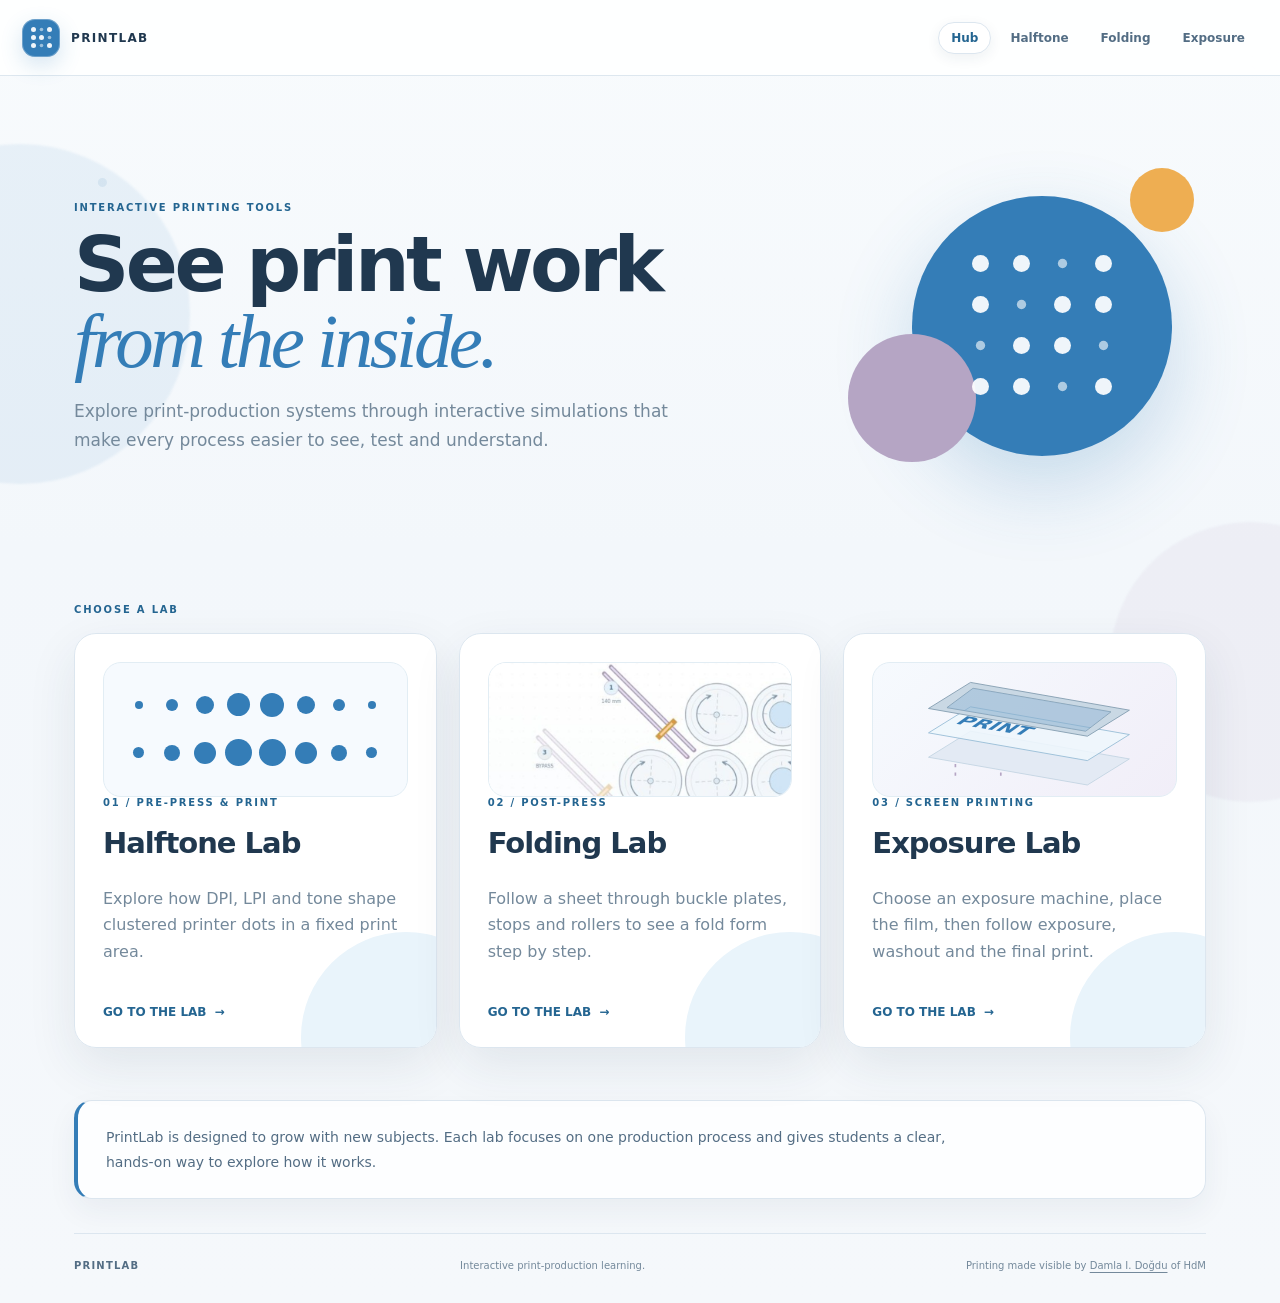
<file: index.html>
<!doctype html>
<html lang="en">
<head>
  <meta charset="utf-8">
  <meta name="viewport" content="width=device-width,initial-scale=1">
  <meta name="theme-color" content="#f3f7fb">
  <meta name="description" content="Interactive print-production labs that make technical processes visible.">
  <link rel="icon" href="data:image/svg+xml,%3Csvg xmlns='http://www.w3.org/2000/svg' viewBox='0 0 32 32'%3E%3Crect width='32' height='32' rx='8' fill='%232447ed'/%3E%3Ccircle cx='10' cy='10' r='4' fill='white'/%3E%3Ccircle cx='22' cy='10' r='3' fill='white'/%3E%3Ccircle cx='10' cy='22' r='3' fill='white'/%3E%3Ccircle cx='22' cy='22' r='2' fill='white'/%3E%3C/svg%3E">
  <title>PrintLab · Interactive printing tools</title>
  <link rel="stylesheet" href="../assets/brand.css">
  <link rel="stylesheet" href="hub.css">
</head>
<body>
  <header class="site-header">
    <a class="site-brand" href="./" aria-label="PrintLab home">
      <span class="brand-mark" aria-hidden="true"><i></i><i></i><i></i><i></i><i></i><i></i><i></i><i></i><i></i></span>
      <span class="brand-name">PRINTLAB</span>
    </a>
    <nav class="site-nav" aria-label="PrintLab sites">
      <a href="./" aria-current="page">Hub</a>
      <a href="../halftone/">Halftone</a>
      <a href="../folding/">Folding</a>
      <a href="../exposure/">Exposure</a>
    </nav>
  </header>
  <main>
    <section class="hero brand-enter">
      <div>
        <div class="brand-eyebrow">INTERACTIVE PRINTING TOOLS</div>
        <h1>See print work <em>from the inside.</em></h1>
        <p>Explore print-production systems through interactive simulations that make every process easier to see, test and understand.</p>
      </div>
      <div class="hero-art" aria-hidden="true">
        <span class="orb one"></span><span class="orb two"></span><span class="orb three"></span>
        <div class="dot-grid"><i></i><i></i><i></i><i></i><i></i><i></i><i></i><i></i><i></i><i></i><i></i><i></i><i></i><i></i><i></i><i></i></div>
      </div>
    </section>
    <section aria-label="Choose a lab">
      <div class="section-head"><div class="brand-eyebrow">CHOOSE A LAB</div></div>
      <div class="labs">
        <a class="lab-card brand-card" href="../halftone/">
          <div class="card-visual halftone-visual" aria-hidden="true"><i style="--s:8px"></i><i style="--s:12px"></i><i style="--s:18px"></i><i style="--s:23px"></i><i style="--s:24px"></i><i style="--s:18px"></i><i style="--s:12px"></i><i style="--s:8px"></i><i style="--s:11px"></i><i style="--s:16px"></i><i style="--s:22px"></i><i style="--s:27px"></i><i style="--s:27px"></i><i style="--s:22px"></i><i style="--s:16px"></i><i style="--s:11px"></i></div>
          <div class="brand-eyebrow">01 / PRE-PRESS & PRINT</div><h3>Halftone Lab</h3><p>Explore how DPI, LPI and tone shape clustered printer dots in a fixed print area.</p><span class="card-action">GO TO THE LAB <b>→</b></span>
        </a>
        <a class="lab-card brand-card" href="../folding/">
          <div class="card-visual">
            <img class="folding-preview" src="../assets/folding-preview.jpg" alt="Side view of the animated buckle-folding machine">
          </div>
          <div class="brand-eyebrow">02 / POST-PRESS</div><h3>Folding Lab</h3><p>Follow a sheet through buckle plates, stops and rollers to see a fold form step by step.</p><span class="card-action">GO TO THE LAB <b>→</b></span>
        </a>

        <a class="lab-card brand-card" href="../exposure/">
          <div class="card-visual exposure-visual" aria-hidden="true">
            <svg viewBox="0 0 360 150" focusable="false">
              <g class="preview-light" fill="none" stroke="#b5a5c4" stroke-width="2" stroke-dasharray="4 6">
                <path d="M98 130V91M152 130V102M206 130V112M260 130V101"/>
              </g>
              <path d="M66 108L255 141L305 110L116 77Z" fill="#e3eaf4" stroke="#c1d3e2"/>
              <path d="M66 79L255 112L305 81L116 48Z" fill="#eff7fd" fill-opacity=".85" stroke="#93bad5"/>
              <path d="M66 50L255 83L305 52L116 19Z M88 49L253 77L283 54L119 26Z" fill="#c9d8e4" fill-rule="evenodd" stroke="#7f99ad"/>
              <path d="M88 49L253 77L283 54L119 26Z" fill="#88afcd" fill-opacity=".62"/>
              <g transform="matrix(1 .17 -.7 .5 125 48)" fill="#347db7">
                <text x="0" y="40" font-family="system-ui,sans-serif" font-size="25" font-weight="800">PRINT <b>→</b></text>
              </g>
            </svg>
          </div>
          <div class="brand-eyebrow">03 / SCREEN PRINTING</div><h3>Exposure Lab</h3><p>Choose an exposure machine, place the film, then follow exposure, washout and the final print.</p><span class="card-action">GO TO THE LAB <b>→</b></span>
        </a>
      </div>
    </section>
    <section class="hub-note" aria-label="About PrintLab">
      <p>PrintLab is designed to grow with new subjects. Each lab focuses on one production process and gives students a clear, hands-on way to explore how it works.</p>
    </section>
    <footer class="site-footer"><strong>PRINTLAB</strong><span>Interactive print-production learning.</span><span>Printing made visible by <a href="https://damlairmak.com/">Damla I. Doğdu</a> of HdM</span></footer>
  </main>
</body>
</html>
</file>
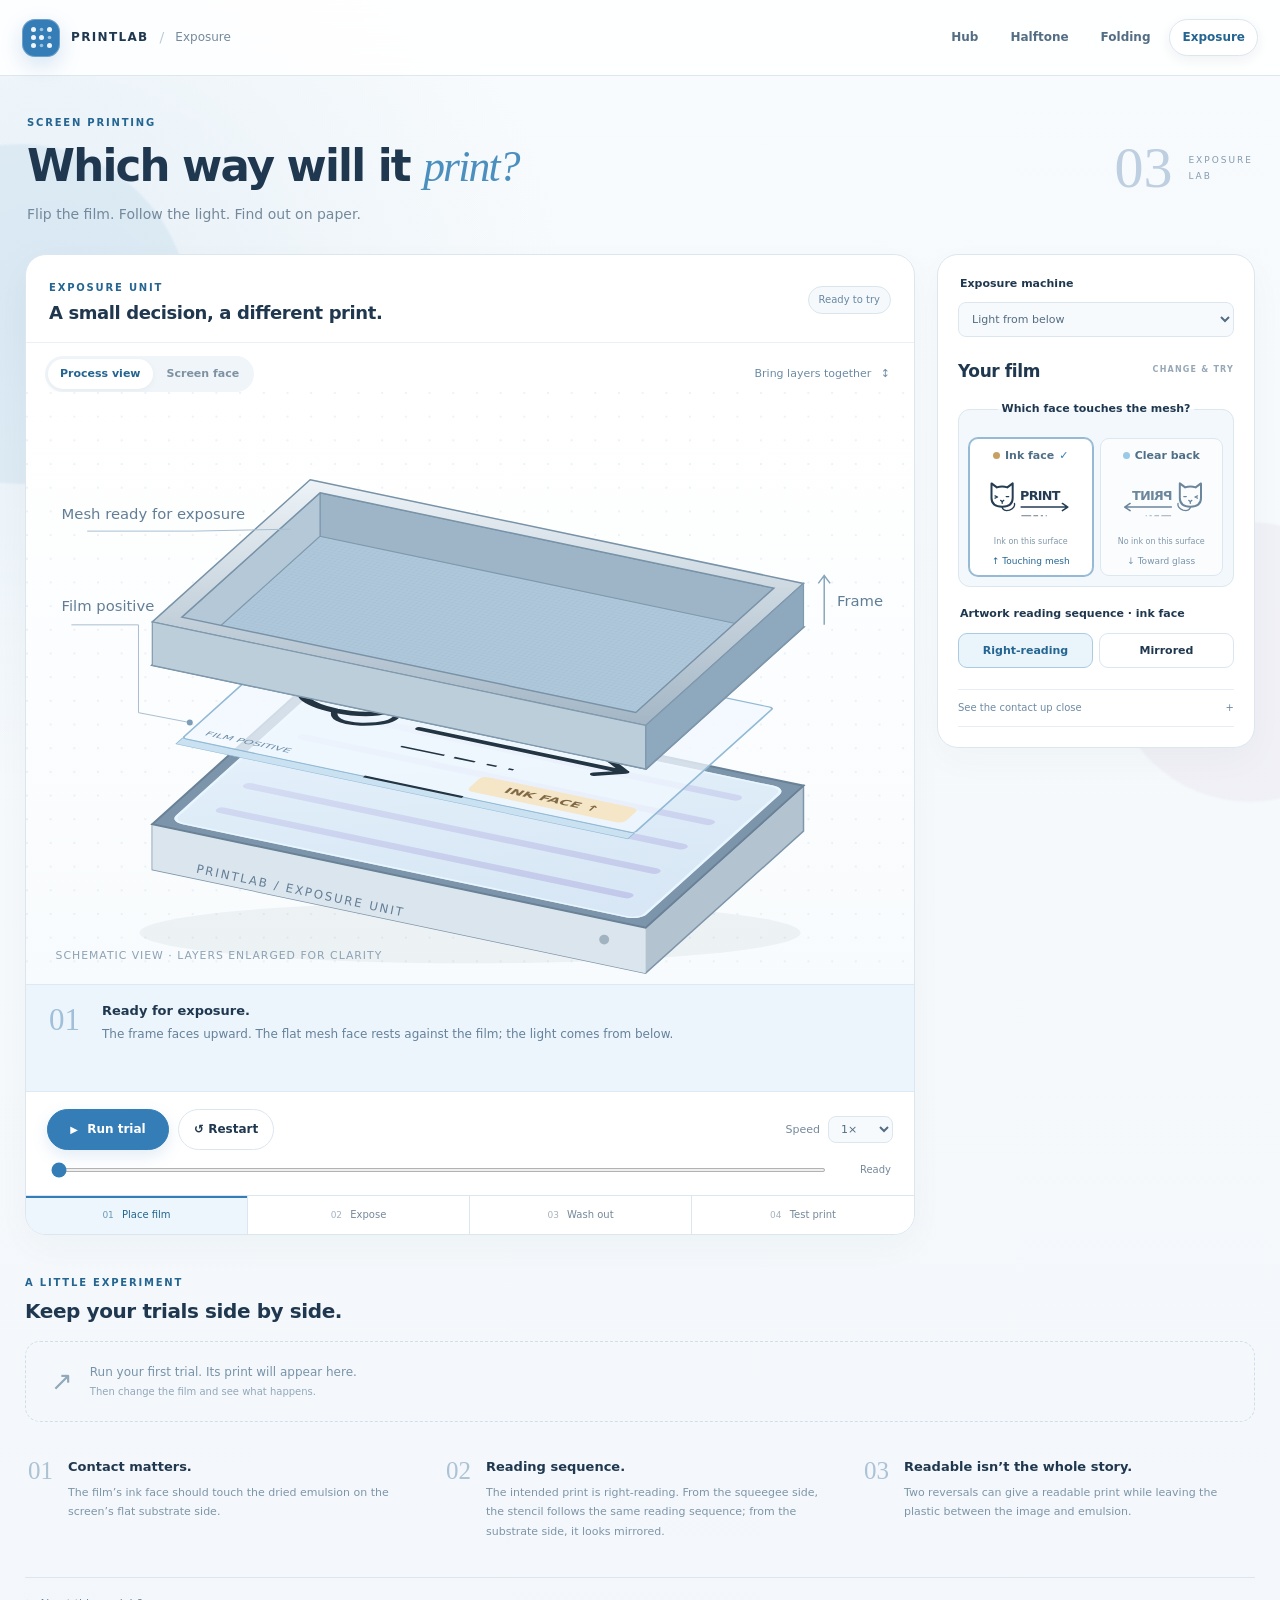
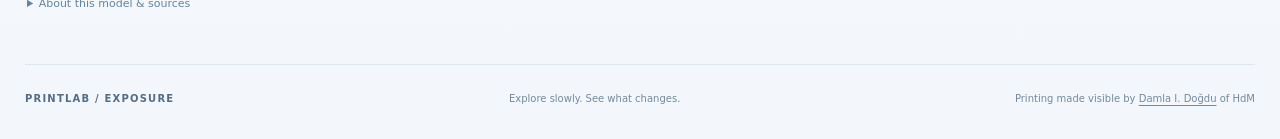
<file: exposure/index.html>
<!doctype html>
<html lang="en">
<head>
  <meta charset="utf-8">
  <meta name="viewport" content="width=device-width,initial-scale=1">
  <meta name="theme-color" content="#347db7">
  <meta name="description" content="Flip the film. Follow the light. Make a test print. An animated screen-printing experiment from PrintLab.">
  <title>Exposure Lab · PrintLab</title>
  <link rel="icon" href="data:image/svg+xml,%3Csvg xmlns='http://www.w3.org/2000/svg' viewBox='0 0 32 32'%3E%3Crect width='32' height='32' rx='8' fill='%232447ed'/%3E%3Ccircle cx='10' cy='10' r='4' fill='white'/%3E%3Ccircle cx='22' cy='10' r='3' fill='white'/%3E%3Ccircle cx='10' cy='22' r='3' fill='white'/%3E%3Ccircle cx='22' cy='22' r='2' fill='white'/%3E%3C/svg%3E">
  <link rel="stylesheet" href="../assets/brand.css">
  <link rel="stylesheet" href="lab.css">
  <script src="vendor/svg.min.js" defer></script>
  <script src="app.js" defer></script>
</head>
<body>
  <header class="site-header">
    <a class="site-brand" href="../" aria-label="PrintLab home">
      <span class="brand-mark" aria-hidden="true"><i></i><i></i><i></i><i></i><i></i><i></i><i></i><i></i><i></i></span>
      <span class="brand-name">PRINTLAB</span><span class="brand-slash">/</span><span class="brand-section">Exposure</span>
    </a>
    <nav class="site-nav" aria-label="PrintLab sites">
      <a href="../">Hub</a>
      <a href="../halftone/">Halftone</a>
      <a href="../folding/">Folding</a>
      <a href="./" aria-current="page">Exposure</a>
    </nav>
  </header>
  <main>
    <section class="intro">
      <div><span class="eyebrow">SCREEN PRINTING</span><h1>Which way will it <em>print?</em></h1><p>Flip the film. Follow the light. Find out on paper.</p></div>
      <div class="chapter" aria-label="Lab 03"><span>03</span><small>EXPOSURE<br>LAB</small></div>
    </section>
    <div class="workspace">
      <section class="studio" aria-label="Animated screen-printing simulation">
        <div class="studio-head"><div><span class="eyebrow" id="location">EXPOSURE UNIT</span><h2 id="scene-title">A small decision, a different print.</h2></div><span class="status" id="status">Ready to try</span></div>
        <div class="viewbar"><div class="segmented" aria-label="Simulation view"><button type="button" data-view="unit" aria-pressed="true">Process view</button><button type="button" data-view="face" aria-pressed="false">Screen face</button></div><button class="text-button" id="layers" type="button" aria-pressed="true">Separate layers <span aria-hidden="true">↕</span></button></div>
        <div class="scene" id="scene">
          <svg id="process" viewBox="0 0 900 600" role="img" aria-labelledby="process-title process-desc">
            <title id="process-title">Screen-printing exposure unit, shown in layers</title><desc id="process-desc">A coated screen above a film positive, glass and UV light source. The controls change which side of the film touches the emulsion.</desc>
            <defs>
              <pattern id="mesh" width="5" height="5" patternUnits="userSpaceOnUse"><path d="M0 0H5M0 0V5" stroke="#687c8c" stroke-width=".45" opacity=".38" fill="none"/></pattern>
              <pattern id="ground" width="24" height="24" patternUnits="userSpaceOnUse"><circle cx="1" cy="1" r="1" fill="#cedde9"/></pattern>
              <linearGradient id="metal" x2="0" y2="1"><stop stop-color="#edf3f7"/><stop offset="1" stop-color="#a4b6c5"/></linearGradient>
              <linearGradient id="glass" x2="1" y2="1"><stop stop-color="#ecf8ff" stop-opacity=".85"/><stop offset="1" stop-color="#c9e5f4" stop-opacity=".5"/></linearGradient>
              <linearGradient id="light" x2="0" y2="1"><stop stop-color="#b5a2ee" stop-opacity=".45"/><stop offset="1" stop-color="#b5a2ee" stop-opacity="0"/></linearGradient>
              <filter id="blur"><feGaussianBlur stdDeviation="1.8"/></filter>
              <filter id="shadow" x="-30%" y="-30%" width="160%" height="180%"><feDropShadow dx="0" dy="9" stdDeviation="9" flood-color="#20384f" flood-opacity=".13"/></filter>
              <symbol id="artwork" viewBox="0 0 500 320">
                <path d="M74 153V87L98 105Q122 96 145 105L169 87V153Q169 191 122 192Q74 191 74 153Z" fill="none" stroke="currentColor" stroke-width="9" stroke-linejoin="round"/>
                <path d="M90 143L101 148L90 153M140 146H151M115 163L122 169L129 163M122 169V176M121 192Q127 215 155 207Q181 196 177 177" fill="none" stroke="currentColor" stroke-width="6" stroke-linecap="round" stroke-linejoin="round"/>
                <text x="202" y="160" font-family="system-ui,sans-serif" font-size="57" font-weight="800" letter-spacing="-3" fill="currentColor">PRINT</text>
                <path d="M207 193H416M392 177L416 193L392 209" fill="none" stroke="currentColor" stroke-width="7" stroke-linecap="round" stroke-linejoin="round"/>
                <path d="M208 232H252M262 232H283M295 232H305M317 232H322" fill="none" stroke="currentColor" stroke-width="3"/>
              </symbol>
              <mask id="stencil-mask"><rect width="500" height="320" fill="white"/><g id="stencil-hole" color="black"><use href="#artwork" width="500" height="320"/></g></mask>
              <mask id="wash-mask"><rect width="500" height="320" fill="white"/><g id="wash-hole" color="black" opacity="0"><use href="#artwork" width="500" height="320"/></g></mask>
              <clipPath id="print-clip"><rect id="print-reveal" width="500" height="0"/></clipPath>
              <clipPath id="wash-clip"><rect x="0" y="0" width="500" height="320"/></clipPath>
            </defs>
            <rect x="0" y="0" width="900" height="600" fill="url(#ground)" opacity=".48"/>
            <g id="unit-scene">
              <ellipse cx="450" cy="548" rx="335" ry="31" fill="#20384f" opacity=".05"/>
              <g id="machine">
                <path d="M128 438L628 543L788 399V445L628 589L128 484Z" fill="#b4c3d0" stroke="#7e96aa" stroke-width="1.5"/>
                <path d="M128 438L628 543V589L128 484Z" fill="#dbe5ed"/>
                <path d="M288 294L788 399L628 543L128 438Z" fill="#7d95aa" stroke="#698297" stroke-width="2"/>
                <g transform="matrix(1 .21 -.5 .45 288 294)">
                  <rect x="13" y="13" width="474" height="294" rx="12" fill="#e7e8f6" stroke="#d2dbe4" stroke-width="3"/>
                  <g id="bulbs" stroke="#b6a6dd" stroke-width="12" stroke-linecap="round"><path d="M45 48H455M45 103H455M45 158H455M45 213H455M45 268H455"/></g>
                  <rect id="bulb-glow" x="25" y="25" width="450" height="270" rx="10" fill="#ab8de0" opacity="0"/>
                  <rect x="13" y="13" width="474" height="294" rx="12" fill="url(#glass)" stroke="#e8f7ff" stroke-width="3"/>
                </g>
                <text x="172" y="487" transform="rotate(12 172 487)" fill="#637e96" font-size="12" letter-spacing="2">PRINTLAB / EXPOSURE UNIT</text>
                <circle id="power-light" cx="586" cy="555" r="5" fill="#a1b2c1"/>
              </g>
              <g id="uv-rays" opacity="0" stroke="#a986da" stroke-width="3" stroke-dasharray="6 10"><path d="M260 391L260 272M365 413L365 294M470 435L470 316M575 457L575 338M680 424L680 305"/></g>
              <g id="film-layer" transform="translate(0 -83)"><g transform="matrix(1 .21 -.5 .45 288 294)"><path d="M21 301H479V314H21Z" fill="#c9e1f1" stroke="#93bad5" stroke-width="1"/><rect x="21" y="19" width="458" height="282" rx="4" fill="#f2f9ff" fill-opacity=".75" stroke="#93bad5" stroke-width="2"/><path d="M21 19H74V38H21Z" fill="#d9edfa"/><g id="film-image" color="#233542"><use href="#artwork" width="500" height="320"/></g><path id="film-ink-edge" d="M205 301H305" stroke="#233542" stroke-width="4"/><g class="film-face-tab"><rect id="film-face-tab" x="302" y="255" width="159" height="33" rx="7" fill="#f5e6c8"/><text id="film-top-label" x="381" y="277" text-anchor="middle" font-size="15" font-weight="650" fill="#806944">INK FACE ↑</text></g><text x="36" y="287" font-family="monospace" font-size="12" fill="#6b8da7">FILM POSITIVE</text></g></g>
              <g id="screen-layer" transform="translate(0 -161)"><g transform="matrix(1 .21 -.5 .45 288 294)"><path d="M0 0H500V320H0Z" fill="#d2dce5" stroke="#728ba0" stroke-width="3"/><rect x="20" y="20" width="460" height="280" fill="url(#mesh)"/><rect id="unit-emulsion" x="20" y="20" width="460" height="280" fill="#88afcd" opacity=".48"/><rect id="hardened-emulsion" x="20" y="20" width="460" height="280" fill="#527cab" opacity="0"/></g><g id="exposure-rim"></g><g id="frame-label" font-size="15" fill="#607e96"><path d="M809 397V347M803 355L809 347L815 355" fill="none" stroke="#86a6bd" stroke-width="1.5"/><text x="822" y="378">Frame</text></g></g>
              <g id="layer-labels" fill="#627e96" font-size="15"><path id="screen-leader" d="M62 141H170L268 139" fill="none" stroke="#a7bed0"/><text x="36" y="129">Mesh ready for exposure</text><path id="film-leader" d="M46 236H114L114 325L166 335" fill="none" stroke="#a7bed0"/><circle cx="166" cy="335" r="3" fill="#7b9db8"/><text x="36" y="222">Film positive</text></g>
            </g>
            <g id="top-unit-scene" opacity="0" visibility="hidden"></g>
            <g id="wash-scene" opacity="0" visibility="hidden">
              <path d="M125 515H778L735 563H163Z" fill="#d5e3ed"/><path d="M163 563H735V579H163Z" fill="#b7cbdc"/>
              <g id="wash-screen" transform="matrix(.92 .11 0 1 210 87.5)"><g id="wash-rear-frame"></g><path d="M-16 -16H516V336H-16Z M0 0V320H500V0Z" fill="url(#metal)" fill-rule="evenodd" stroke="#90a8bb" stroke-width="1.5"/><rect width="500" height="320" fill="#f5f9fc"/><rect width="500" height="320" fill="url(#mesh)"/><rect width="500" height="320" fill="#79a6c9" mask="url(#wash-mask)"/><g id="wash-front-frame"></g></g>
              <g id="wash-tool" aria-label="Pressure-washer nozzle on the visible face of the screen"></g>
              <g fill="#6e8ca4" font-size="15"><text id="wash-side-label" x="450" y="40" text-anchor="middle">Wetting · squeegee side</text><text id="wash-profile-label" x="450" y="67" text-anchor="middle">Frame toward you · mesh recessed inside it</text><text id="wash-action-label" x="450" y="549" text-anchor="middle">Wet both sides before developing the stencil.</text></g>
            </g>
            <g id="print-scene" opacity="0" visibility="hidden">
              <ellipse cx="452" cy="534" rx="321" ry="32" fill="#20384f" opacity=".05"/>
              <g transform="matrix(1 .15 -.35 .58 250 230)">
                <rect x="-25" y="-25" width="550" height="370" rx="4" fill="#dce6ef"/>
                <rect x="-10" y="-10" width="520" height="340" rx="2" fill="#fff" stroke="#d4dfe9" stroke-width="2"/>
                <g clip-path="url(#print-clip)"><g id="paper-image" color="#347db7"><use href="#artwork" width="500" height="320"/></g></g>
              </g>
              <g id="printing-screen"><g transform="matrix(1 .15 -.35 .58 250 230)"><rect x="-17" y="-17" width="534" height="354" rx="6" fill="url(#metal)" stroke="#859eb1" stroke-width="3"/><rect width="500" height="320" fill="#edf6fb"/><rect width="500" height="320" fill="url(#mesh)"/><rect width="500" height="320" fill="#80a8c6" mask="url(#stencil-mask)"/><g id="squeegee" transform="translate(0 0)"><rect x="-3" y="-4" width="506" height="14" rx="3" fill="#425d72"/><rect x="20" y="-36" width="460" height="33" rx="8" fill="#c1a7a0"/><rect x="25" y="-32" width="450" height="9" rx="4" fill="#d7c1bb"/></g></g></g>
              <text id="print-stage-label" x="450" y="549" fill="#627e96" text-anchor="middle" font-size="15">The squeegee pushes ink through the openings.</text>
            </g>
            <text id="scene-footnote" x="30" y="575" font-size="11" letter-spacing="1" fill="#8ca2b5">SCHEMATIC VIEW · LAYERS ENLARGED FOR CLARITY</text>
          </svg>
        <div class="wash-inspection" id="wash-inspection" hidden><div class="segmented" aria-label="Washed screen inspection"><button type="button" data-wash-side="squeegee" aria-pressed="false">Squeegee side</button><button type="button" data-wash-side="substrate" aria-pressed="true">Flat substrate side</button></div></div>
          <div id="face-view" hidden>
            <div class="face-controls segmented" aria-label="Which side of the screen to view"><button type="button" data-side="squeegee" aria-pressed="true">Squeegee side</button><button type="button" data-side="substrate" aria-pressed="false">Flat substrate side</button></div>
            <svg viewBox="0 0 600 420" role="img" aria-label="Screen face viewed from the selected side"><defs><mask id="face-mask"><rect width="500" height="320" fill="white"/><g id="face-hole" color="black"><use href="#artwork" width="500" height="320"/></g></mask></defs><g transform="translate(50 50)"><rect x="-15" y="-15" width="530" height="350" rx="8" fill="url(#metal)" stroke="#99adbc" stroke-width="2"/><rect width="500" height="320" fill="#f6fafc"/><rect width="500" height="320" fill="url(#mesh)"/><rect id="face-emulsion" width="500" height="320" fill="#8bafcb" mask="url(#face-mask)"/><g id="face-film" color="#243c54"><use href="#artwork" width="500" height="320"/></g></g></svg>
            <p id="face-caption">Looking down from the squeegee side, toward the printing surface.</p>
          </div>
        </div>
        <div class="exposure-key" id="exposure-key" hidden><span>UV exposure</span><div class="exposure-meter" role="progressbar" aria-label="Illustrative exposure progress" aria-valuemin="0" aria-valuemax="100" aria-valuenow="0"><span id="exposure-progress"></span></div></div>

        <div class="story" aria-live="polite"><span id="story-number">01</span><div><h3 id="story-title">Set up your film.</h3><p id="story-text">Choose a film setup, then follow it through exposure, washout and printing.</p></div></div>
        <div class="playback"><button class="primary" id="run" type="button"><span id="play-icon" aria-hidden="true">▶</span> <span id="run-label">Run trial</span></button><button id="restart" type="button" aria-label="Restart animation">↺ <span>Restart</span></button><div class="speed-control"><label for="speed">Speed</label><select id="speed"><option value="1">1×</option><option value="2">2×</option><option value="0.5">0.5×</option></select></div></div>
        <div class="timeline"><input id="timeline" type="range" min="0" max="1000" value="0" aria-label="Scrub through the printing process"><span id="progress-label">Ready</span></div>
        <div class="steps" aria-label="Process stages"><button type="button" data-step="0" class="active"><b>01</b> Place film</button><button type="button" data-step="1"><b>02</b> Expose</button><button type="button" data-step="2"><b>03</b> Wash out</button><button type="button" data-step="3"><b>04</b> Test print</button></div>
      </section>
      <aside class="controls" aria-label="Trial settings">
        <fieldset class="machine-choice"><legend>Exposure machine</legend><select id="machine-type" aria-label="Exposure machine"><option value="below">Light from below</option><option value="above">Light from above · vacuum bed below</option></select></fieldset>
        <div class="control-heading"><h2>Your film</h2><span class="small-tag">CHANGE & TRY</span></div>
        <fieldset class="ink-face-preview"><legend>Which face touches the mesh?</legend>
          <div class="film-surfaces">
            <button type="button" class="film-surface is-top" id="ink-surface" aria-label="Ink face" data-contact="ink" aria-pressed="true"><span class="surface-name"><i class="ink-key" aria-hidden="true"></i>Ink face</span><svg viewBox="0 0 500 320" role="img" aria-label="Printed ink on the ink face of the film"><g id="ink-face-art" color="#243c54"><use href="#artwork" width="500" height="320"/></g></svg><span class="surface-detail">Ink on this surface</span><strong id="ink-surface-direction">↑ Touching mesh</strong></button>
            <button type="button" class="film-surface" id="plastic-surface" aria-label="Clear plastic back" data-contact="plastic" aria-pressed="false"><span class="surface-name"><i class="plastic-key" aria-hidden="true"></i>Clear back</span><svg viewBox="0 0 500 320" role="img" aria-label="Artwork seen through the clear plastic back; no ink is on this surface"><g id="plastic-face-art" color="#6c879c" transform="translate(500 0) scale(-1 1)"><use href="#artwork" width="500" height="320"/></g></svg><span class="surface-detail">No ink on this surface</span><strong id="plastic-surface-direction">↓ Toward glass</strong></button>
          </div>
        </fieldset>
        <fieldset><legend>Artwork reading sequence · ink face</legend><div class="choice"><button type="button" data-art="normal" aria-pressed="true">Right-reading</button><button type="button" data-art="mirrored" aria-pressed="false">Mirrored</button></div></fieldset>
        <details class="contact-detail"><summary>See the contact up close <span aria-hidden="true">+</span></summary><svg id="contact-svg" viewBox="0 0 280 180" role="img" aria-label="Magnified side view of film contact"></svg><label class="detail-loss-option"><input type="checkbox" id="show-edge-loss" disabled><span>Show possible detail loss</span></label><p id="edge-loss-note">Available with plastic-to-emulsion contact. An illustration, not a measured prediction.</p></details>
      </aside>
    </div>
    <section class="outcome" id="outcome" hidden aria-labelledby="outcome-title"><div class="result-heading"><span class="eyebrow">YOUR TEST PRINT</span><h2 id="outcome-title"></h2><p id="outcome-description"></p></div><div class="result-checks"><div><span>Reading sequence</span><strong id="direction-result"></strong></div><div><span>Film contact</span><strong id="contact-result"></strong></div></div><button type="button" id="compare-next">Try the flipped film <span aria-hidden="true">→</span></button></section>
    <section class="trials" aria-labelledby="trials-title"><div class="section-heading"><div><span class="eyebrow">A LITTLE EXPERIMENT</span><h2 id="trials-title">Keep your trials side by side.</h2></div><button class="text-button" id="clear-trials" type="button" hidden>Clear trials</button></div><div id="trial-list" class="trial-list"><div class="empty-trials"><span aria-hidden="true">↗</span><p>Run your first trial. Its print will appear here.<small>Then change the film and see what happens.</small></p></div></div></section>
    <div class="watch-notes"><article><span>01</span><div><h3>Contact matters.</h3><p>The film’s ink face should touch the dried emulsion on the screen’s flat substrate side.</p></div></article><article><span>02</span><div><h3>Reading sequence.</h3><p>The intended print is right-reading. From the squeegee side, the stencil follows the same reading sequence; from the substrate side, it looks mirrored.</p></div></article><article><span>03</span><div><h3>Readable isn’t the whole story.</h3><p>Two reversals can give a readable print while leaving the plastic between the image and emulsion.</p></div></article></div>
    <details class="model-note"><summary>About this model & sources</summary><p>This trial models direct printing onto paper or fabric. Choose a UV source above or below; the film and flat substrate side face the light in both setups. Vacuum-frame lids and covers are omitted in this simplified view. Film opacity, emulsion, drying and exposure are assumed suitable. The animation shows the process, not calibrated exposure times or measured print quality. With poor film contact, angled light can harden emulsion underneath image edges; fine detail may narrow or be lost. The optional “Show possible detail loss” effect illustrates this risk. It is off by default and does not predict the amount of loss in a real setup. Blue shading represents emulsion hardening; it is a teaching cue, not a predicted colour change.</p><p>Both sides are wetted before washout. This sequence develops the image from the flat substrate side, then turns the washed screen so both sides can be inspected. The dark artwork blocks UV; the protected emulsion stays washable until development.</p><p>Process references: <a href="https://www.ulano.com/exposure" target="_blank" rel="noopener">Ulano · Exposure</a> · <a href="https://printwiki.org/Screen_Printing" target="_blank" rel="noopener">PrintWiki</a> · <a href="https://www.youtube.com/watch?v=dv-66W0Cui0" target="_blank" rel="noopener">Squeegee &amp; Ink</a>.</p></details>
    <footer class="site-footer"><strong>PRINTLAB / EXPOSURE</strong><span>Explore slowly. See what changes.</span><span>Printing made visible by <a href="https://damlairmak.com/">Damla I. Doğdu</a> of HdM</span></footer>
  </main>
</body>
</html>
</file>
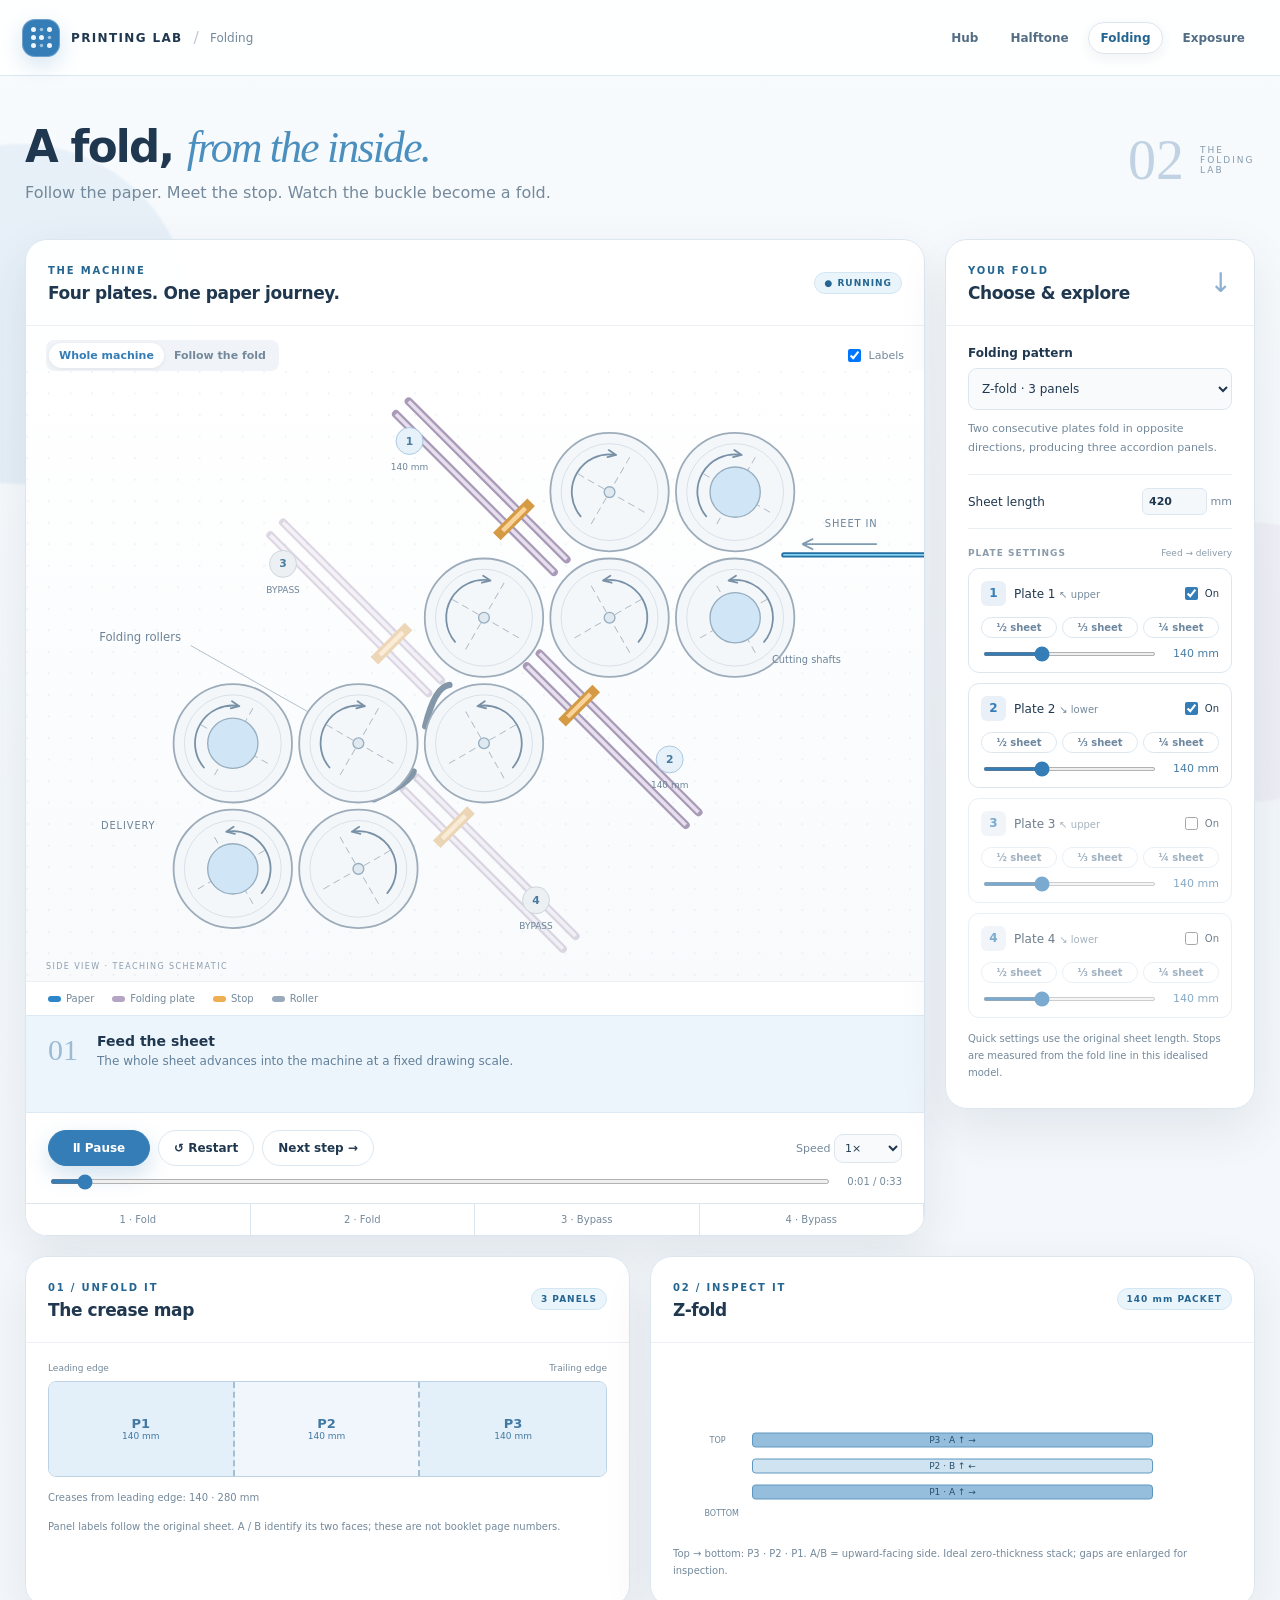
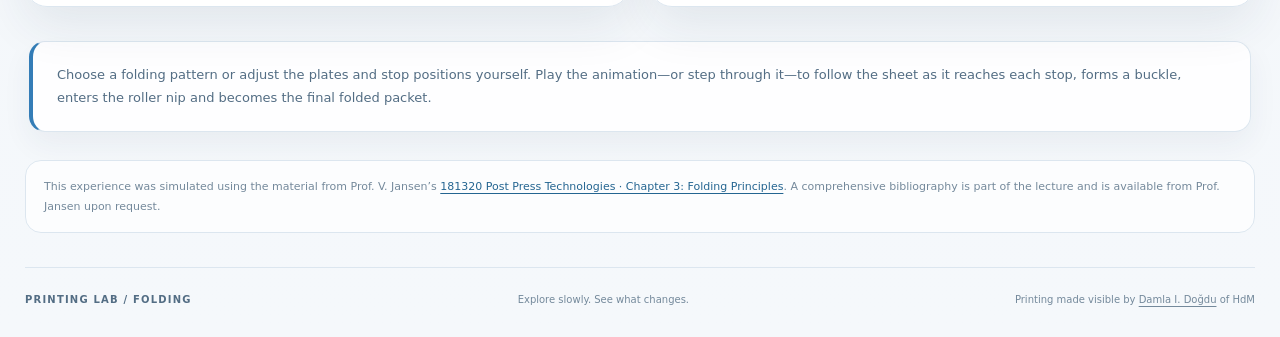
<file: folding/index.html>
<!doctype html>
<html lang="en">
  <head>
    <meta charset="utf-8">
    <meta name="viewport" content="width=device-width, initial-scale=1">
    <meta name="theme-color" content="#f3f7fb">
    <meta name="description" content="An interactive buckle-folding machine lab for post-press education.">
    <link rel="icon" href="data:image/svg+xml,%3Csvg xmlns='http://www.w3.org/2000/svg' viewBox='0 0 32 32'%3E%3Crect width='32' height='32' rx='8' fill='%232447ed'/%3E%3Ccircle cx='10' cy='10' r='4' fill='white'/%3E%3Ccircle cx='22' cy='10' r='3' fill='white'/%3E%3Ccircle cx='10' cy='22' r='3' fill='white'/%3E%3Ccircle cx='22' cy='22' r='2' fill='white'/%3E%3C/svg%3E">
    <title>Folding Lab · Printing Lab</title>
    <link rel="stylesheet" href="lab.css">
    <link rel="stylesheet" href="../assets/brand.css">
  </head>
  <body>
    <header class="site-header">
      <a class="site-brand" href="../" aria-label="Printing Lab home">
        <span class="brand-mark" aria-hidden="true">
          <i></i><i></i><i></i><i></i><i></i><i></i><i></i><i></i><i></i>
        </span>
        <span class="brand-name">PRINTING LAB</span>
        <span class="brand-slash">/</span>
        <span class="brand-section">Folding</span>
      </a>
      <nav class="site-nav" aria-label="Printing Lab sites">
        <a href="../">Hub</a>
        <a href="../halftone/">Halftone</a>
        <a href="./" aria-current="page">Folding</a>
        <a href="../exposure/">Exposure</a>
      </nav>
    </header>

    <main>
      <div class="intro">
        <div>
          <h1>A fold,&nbsp;<em>from the inside.</em></h1>
          <p>Follow the paper. Meet the stop. Watch the buckle become a fold.</p>
        </div>
        <span class="chapter">02 <small>THE FOLDING LAB</small></span>
      </div>

      <div class="workspace">
        <section class="machine card">
          <div class="cardhead">
            <div><span class="eyebrow">THE MACHINE</span><h2>Four plates. One paper journey.</h2></div>
            <span id="status" class="badge">READY</span>
          </div>

          <div class="viewtools">
            <div class="segmented">
              <button id="wide" class="selected">Whole machine</button>
              <button id="focus">Follow the fold</button>
            </div>
            <label class="check"><input id="labels" type="checkbox" checked> Labels</label>
          </div>

          <div class="stage">
            <svg id="machine" viewBox="0 0 1000 680" role="img" aria-label="Animated lecture-style side view of a four-plate buckle folding machine">
              <defs>
                <pattern id="grid" width="24" height="24" patternUnits="userSpaceOnUse">
                  <circle cx="1" cy="1" r=".8" fill="#d9e2ed"></circle>
                </pattern>
                <linearGradient id="metal"><stop stop-color="#fff"></stop><stop offset="1" stop-color="#e5ecf3"></stop></linearGradient>
              </defs>
              <rect x="-200" y="-200" width="1500" height="1200" fill="url(#grid)"></rect>
              <g id="hardware"></g><g id="paper"></g><g id="annotations"></g>
            </svg>
            <span class="schematic">SIDE VIEW · TEACHING SCHEMATIC</span>
          </div>

          <div class="legend">
            <span><i style="background:#2d86ca"></i>Paper</span>
            <span><i style="background:#b5a5c4"></i>Folding plate</span>
            <span><i style="background:#eeae52"></i>Stop</span>
            <span><i style="background:#9aaabd"></i>Roller</span>
          </div>

          <div class="story">
            <span id="phaseNumber">01</span>
            <div><h3 id="phaseTitle">Feed the sheet</h3><p id="explanation">Choose a fold to start.</p></div>
          </div>

          <div class="playback">
            <button id="play" class="primary">▶ Play</button>
            <button id="restart" title="Restart animation">↺ Restart</button>
            <button id="step" title="Advance one phase">Next step →</button>
            <label>Speed <select id="speed"><option value=".35">0.35×</option><option value=".65">0.65×</option><option value="1" selected>1×</option><option value="1.5">1.5×</option><option value="2">2×</option></select></label>
          </div>
          <div class="timeline">
            <input id="timeline" type="range" min="0" max="1000" value="0" aria-label="Animation progress">
            <output id="time">0:00</output>
          </div>
          <div id="journey" class="journey"></div>
        </section>

        <aside class="card setup">
          <div class="cardhead">
            <div><span class="eyebrow">YOUR FOLD</span><h2>Choose &amp; explore</h2></div>
            <span class="small-icon">↓</span>
          </div>
          <div class="pad">
            <label class="field" for="preset">Folding pattern</label>
            <select id="preset">
              <option value="half">Half fold · 2 panels</option><option value="z" selected>Z-fold · 3 panels</option>
              <option value="letter">Letter / roll fold · 3 panels</option><option value="double">Double parallel · 4 panels</option>
              <option value="accordion4">Accordion · 4 panels</option><option value="accordion5">Accordion · 5 panels</option>
              <option value="custom">Custom plate settings</option>
            </select>
            <p id="presetInfo" class="muted"></p>
            <div class="length"><label for="length">Sheet length</label><span><input type="number" id="length" min="150" max="700" step="1" value="420"> mm</span></div>
            <div class="sectionlabel">PLATE SETTINGS <span>Feed → delivery</span></div>
            <div id="controls"></div>
            <p id="warning" role="status" hidden></p>
            <p class="micro">Quick settings use the original sheet length. Stops are measured from the fold line in this idealised model.</p>
          </div>
        </aside>
      </div>

      <section class="results">
        <article class="card">
          <div class="cardhead"><div><span class="eyebrow">01 / UNFOLD IT</span><h2>The crease map</h2></div><span id="panelBadge" class="badge"></span></div>
          <div class="pad">
            <div class="edgeLabels"><span>Leading edge</span><span>Trailing edge</span></div>
            <div id="panels"></div><div id="creaseText" class="micro"></div>
            <p class="micro">Panel labels follow the original sheet. A / B identify its two faces; these are not booklet page numbers.</p>
          </div>
        </article>
        <article class="card">
          <div class="cardhead"><div><span class="eyebrow">02 / INSPECT IT</span><h2 id="resultName">Folded result</h2></div><span id="sizeBadge" class="badge"></span></div>
          <div class="pad"><svg id="stack" viewBox="0 0 500 170" role="img" aria-label="Ideal folded panel stack"></svg><p id="stackText" class="micro"></p></div>
        </article>
      </section>

      <p class="student-guide">
        Choose a folding pattern or adjust the plates and stop positions yourself. Play the animation—or step through it—to follow the sheet as it reaches each stop, forms a buckle, enters the roller nip and becomes the final folded packet.
      </p>

      <p class="source-note">
        This experience was simulated using the material from Prof. V. Jansen’s
        <a href="https://moodle.hdm-stuttgart.de/course/section.php?id=32083" target="_blank" rel="noopener">181320 Post Press Technologies · Chapter 3: Folding Principles</a>.
        A comprehensive bibliography is part of the lecture and is available from Prof. Jansen upon request.
      </p>
      <footer class="site-footer"><strong>PRINTING LAB / FOLDING</strong><span>Explore slowly. See what changes.</span><span>Printing made visible by <a href="https://damlairmak.com/">Damla I. Doğdu</a> of HdM</span></footer>
    </main>
    <script src="app.js"></script>
  </body>
</html>
</file>
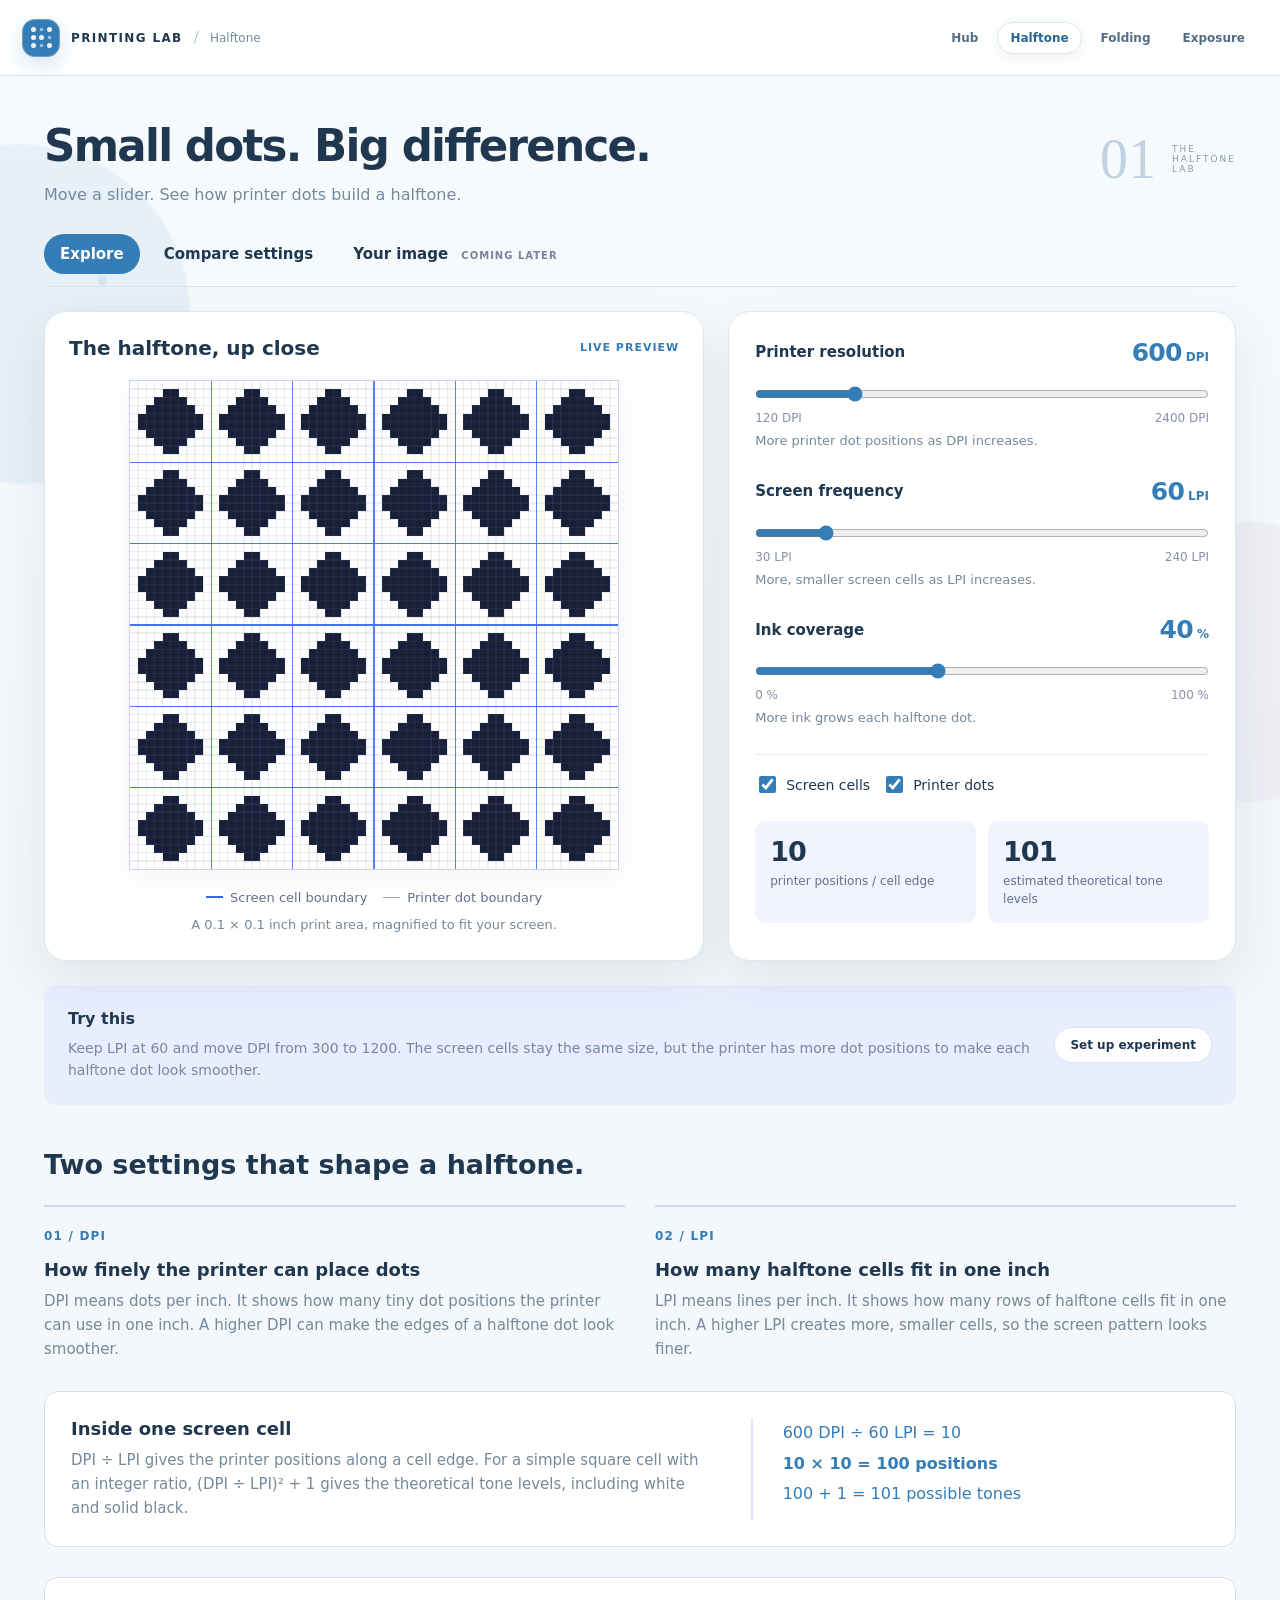
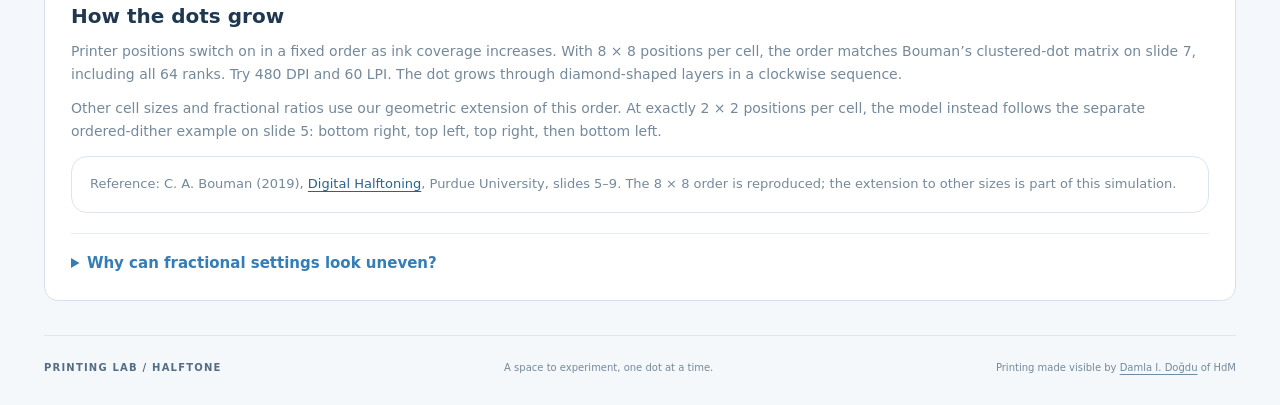
<file: halftone/index.html>
<!doctype html>
<html lang="en">
  <head>
    <meta charset="utf-8">
    <meta name="viewport" content="width=device-width,initial-scale=1">
    <title>
      Halftone Lab
    </title>
    <meta name="description" content="An interactive DPI and LPI printing simulation.">
    <link rel="icon" href="data:image/svg+xml,%3Csvg xmlns='http://www.w3.org/2000/svg' viewBox='0 0 32 32'%3E%3Crect width='32' height='32' rx='8' fill='%232447ed'/%3E%3Ccircle cx='10' cy='10' r='4' fill='white'/%3E%3Ccircle cx='22' cy='10' r='3' fill='white'/%3E%3Ccircle cx='10' cy='22' r='3' fill='white'/%3E%3Ccircle cx='22' cy='22' r='2' fill='white'/%3E%3C/svg%3E">
    <link rel="stylesheet" href="lab.css">
    <link rel="stylesheet" href="../assets/brand.css">
  </head>
  <body>
    <header class="site-header">
      <a class="site-brand" href="../" aria-label="Printing Lab home">
        <span class="brand-mark" aria-hidden="true"><i></i><i></i><i></i><i></i><i></i><i></i><i></i><i></i><i></i></span>
        <span class="brand-name">PRINTING LAB</span><span class="brand-slash">/</span><span class="brand-section">Halftone</span>
      </a>
      <nav class="site-nav" aria-label="Printing Lab sites">
        <a href="../">Hub</a>
        <a href="./" aria-current="page">Halftone</a>
        <a href="../folding/">Folding</a>
        <a href="../exposure/">Exposure</a>
      </nav>
    </header>
    <main>
      <div class="intro">
        <div>
          <h1>
            Small dots. Big difference.
          </h1>
          <p>
            Move a slider. See how printer dots build a halftone.
          </p>
        </div>
        <span class="chapter">01 <small>THE HALFTONE LAB</small></span>
      </div>
      <nav class="lab-tabs" role="tablist" aria-label="Learning modes">
        <button role="tab" aria-selected="true" id="tab-explore" aria-controls="explore" data-tab="explore">
          Explore
        </button>
        <button role="tab" aria-selected="false" tabindex="-1" id="tab-compare" aria-controls="compare" data-tab="compare">
          Compare settings
        </button>
        <button role="tab" aria-selected="false" tabindex="-1" id="tab-images" aria-controls="images" data-tab="images">
          Your image
          <small>
            COMING LATER
          </small>
        </button>
      </nav>
      <section id="explore" role="tabpanel" aria-labelledby="tab-explore">
        <div class="studio">
          <article class="visual">
            <div class="panel-head">
              <h2>
                The halftone, up close
              </h2>
              <span>
                LIVE PREVIEW
              </span>
            </div>
            <canvas id="canvas-main" width="720" height="720" aria-label="Magnified halftone pattern">
            </canvas>
            <div class="legend">
              <span>
                <i>
                </i>
                Screen cell boundary
              </span>
              <span>
                <i class="gray">
                </i>
                Printer dot boundary
              </span>
            </div>
            <p class="scale">
              A 0.1 × 0.1 inch print area, magnified to fit your screen.
            </p>
          </article>
          <aside class="controls" id="controls-main">
          </aside>
        </div>
        <div class="insight">
          <div>
            <h3>
              Try this
            </h3>
            <p>
              Keep LPI at 60 and move DPI from 300 to 1200. The screen cells stay the same size, but the printer has more dot positions to make each halftone dot look smoother.
            </p>
          </div>
          <button id="experiment">
            Set up experiment
          </button>
        </div>
      </section>
      <section id="compare" role="tabpanel" aria-labelledby="tab-compare" hidden>
        <div class="compare-heading">
          <div>
            <h2>
              Two settings. One print size.
            </h2>
            <p>
              Change each side independently. Both squares show the same 0.1-inch area.
            </p>
          </div>
          <button id="copy">
            Copy A to B
          </button>
        </div>
        <div class="comparison">
          <article class="compare-card">
            <h2>
              <b class="badge">
                A
              </b>
              Setting A
            </h2>
            <canvas id="canvas-a" width="720" height="720" aria-label="Halftone setting A">
            </canvas>
            <div class="controls compact" id="controls-a">
            </div>
          </article>
          <article class="compare-card">
            <h2>
              <b class="badge pink">
                B
              </b>
              Setting B
            </h2>
            <canvas id="canvas-b" width="720" height="720" aria-label="Halftone setting B">
            </canvas>
            <div class="controls compact" id="controls-b">
            </div>
          </article>
        </div>
        <div class="compare-guide">
          <div class="legend">
            <span><i></i>Screen cell boundary</span>
            <span><i class="gray"></i>Printer dot boundary</span>
          </div>
          <p class="scale">A 0.1 × 0.1 inch print area, magnified to fit your screen.</p>
        </div>
      </section>
      <section id="images" role="tabpanel" aria-labelledby="tab-images" hidden>
        <div class="future">
          <span>
            ▧
          </span>
          <p class="eyebrow">
            NEXT CHAPTER
          </p>
          <h2>
            Your picture, in print.
          </h2>
          <p>
            Coming later: upload a picture, compare it with the original, and try two halftone settings side by side.
          </p>
          <p class="tag">
            Planned · uploads are not available yet
          </p>
        </div>
      </section>
      <section class="learning">
        <h2>
          Two settings that shape a halftone.
        </h2>
        <div class="definitions">
          <article>
            <b>
              01 / DPI
            </b>
            <h3>
              How finely the printer can place dots
            </h3>
            <p>
              DPI means dots per inch. It shows how many tiny dot positions the printer can use in one inch. A higher DPI can make the edges of a halftone dot look smoother.
            </p>
          </article>
          <article>
            <b>
              02 / LPI
            </b>
            <h3>
              How many halftone cells fit in one inch
            </h3>
            <p>
              LPI means lines per inch. It shows how many rows of halftone cells fit in one inch. A higher LPI creates more, smaller cells, so the screen pattern looks finer.
            </p>
          </article>
        </div>
        <div class="theory">
          <div>
            <h3>
              Inside one screen cell
            </h3>
            <p>
              DPI ÷ LPI gives the printer positions along a cell edge. For a simple square cell with an integer ratio, (DPI ÷ LPI)² + 1 gives the theoretical tone levels, including white and solid black.
            </p>
          </div>
          <div class="formula">
            600 DPI ÷ 60 LPI = 10
            <br>
            <strong>
              10 × 10 = 100 positions
            </strong>
            <br>
            100 + 1 = 101 possible tones
          </div>
        </div>
      </section>
      <section class="method-notes" aria-labelledby="method-title">
        <h2 id="method-title">How the dots grow</h2>
        <p>
          Printer positions switch on in a fixed order as ink coverage increases. With 8 × 8 positions per cell, the order matches Bouman’s clustered-dot matrix on slide 7, including all 64 ranks. Try 480 DPI and 60 LPI. The dot grows through diamond-shaped layers in a clockwise sequence.
        </p>
        <p>
          Other cell sizes and fractional ratios use our geometric extension of this order. At exactly 2 × 2 positions per cell, the model instead follows the separate ordered-dither example on slide 5: bottom right, top left, top right, then bottom left.
        </p>
        <p class="source-note">
          Reference: C. A. Bouman (2019), <a href="https://engineering.purdue.edu/~bouman/ece637/previous/ece637S2019/notes/pdf/Halftoning.pdf#page=7">Digital Halftoning</a>, Purdue University, slides 5–9. The 8 × 8 order is reproduced; the extension to other sizes is part of this simulation.
        </p>
        <details id="fractional-notes">
          <summary>Why can fractional settings look uneven?</summary>
          <div class="note-body">
            <p>
              When DPI ÷ LPI is fractional, screen cells do not line up evenly with the fixed printer grid. At 600 DPI and 70 LPI, a cell is about 8.57 printer positions wide, so some cells receive 8 columns and others 9. Their centres also fall differently between printer positions. The model fills a rounded number of positions in each cell, so dot shapes and actual coverage can vary slightly. These variations are calculated, not random. The displayed tone-level count is only an estimate for fractional ratios.
            </p>
            <p>
              Canvas can add a separate display effect: fractional drawing coordinates can produce partially shaded edge pixels. The canvas bitmap is also resized to fit the page, so viewport size, browser zoom and display pixel density can affect its appearance. Grid overlays can add visible texture. These display effects do not change which printer positions the model selects.
            </p>
            <p class="source-note">
              Browser reference: MDN, <a href="https://developer.mozilla.org/en-US/docs/Web/API/Canvas_API/Tutorial/Drawing_shapes#seeing_blurry_edges">Drawing shapes with canvas — Seeing blurry edges?</a>
            </p>
          </div>
        </details>
      </section>
      <footer class="site-footer"><strong>PRINTING LAB / HALFTONE</strong><span>A space to experiment, one dot at a time.</span><span>Printing made visible by <a href="https://damlairmak.com/">Damla I. Doğdu</a> of HdM</span></footer>
    </main>
    <script src="app.js"></script>
  </body>
</html>
</file>
<file: assets/brand.css>
:root {
  --ink: #20384f;
  --ink-soft: #536d84;
  --muted: #74899b;
  --brand: #347db7;
  --brand-deep: #246591;
  --brand-pale: #e9f4fb;
  --lavender: #b5a5c4;
  --amber: #eeae52;
  --paper: #ffffff;
  --canvas: #f3f7fb;
  --line: #dce6ef;
  --shadow: 0 18px 50px rgba(32, 56, 79, .09);
  --radius: 22px;
  --pill: 999px;
  --brand-font: system-ui, -apple-system, BlinkMacSystemFont, "Segoe UI", sans-serif;
}

* { box-sizing: border-box; }
html { scroll-behavior: smooth; }
body {
  margin: 0;
  color: var(--ink);
  background:
    radial-gradient(circle at 8% 14%, rgba(52,125,183,.10) 0 4px, transparent 5px),
    radial-gradient(circle at 88% 30%, rgba(181,165,196,.13) 0 6px, transparent 7px),
    linear-gradient(180deg, #f8fbfd 0, var(--canvas) 42%, #f5f8fb 100%);
  font-family: var(--brand-font);
  min-height: 100vh;
}
body::before,
body::after {
  content: "";
  position: fixed;
  z-index: -1;
  border-radius: 50%;
  filter: blur(1px);
  pointer-events: none;
  animation: brand-float 12s ease-in-out infinite alternate;
}
body::before {
  width: 340px; height: 340px; left: -150px; top: 16vh;
  background: rgba(52,125,183,.08);
}
body::after {
  width: 280px; height: 280px; right: -110px; top: 58vh;
  background: rgba(181,165,196,.10);
  animation-delay: -4s;
}
@keyframes brand-float {
  to { transform: translate3d(18px, -24px, 0) scale(1.06); }
}
@keyframes brand-rise {
  from { opacity: 0; transform: translateY(12px); }
  to { opacity: 1; transform: translateY(0); }
}

a { color: var(--brand-deep); text-decoration-thickness: 1px; text-underline-offset: 3px; }
a:hover { color: var(--brand); }
button, input, select { font: inherit; }
button {
  border: 1px solid var(--line);
  border-radius: var(--pill);
  background: rgba(255,255,255,.94);
  color: var(--ink);
  padding: 10px 15px;
  font-size: 12px;
  font-weight: 700;
  cursor: pointer;
  transition: transform .18s ease, background .18s ease, border-color .18s ease, box-shadow .18s ease;
}
button:hover {
  background: var(--brand-pale);
  border-color: #bad6e8;
  transform: translateY(-1px);
}
button:focus-visible, a:focus-visible, input:focus-visible, select:focus-visible, summary:focus-visible {
  outline: 3px solid rgba(52,125,183,.35);
  outline-offset: 3px;
}

.site-header {
  min-height: 76px;
  padding: 12px max(22px, calc((100vw - 1390px)/2));
  display: flex;
  align-items: center;
  justify-content: space-between;
  gap: 22px;
  border-bottom: 1px solid rgba(220,230,239,.95);
  background: rgba(255,255,255,.86);
  backdrop-filter: blur(18px);
  position: sticky;
  top: 0;
  z-index: 50;
}
.site-brand {
  display: inline-flex;
  align-items: center;
  gap: 11px;
  color: var(--ink);
  text-decoration: none;
  white-space: nowrap;
}
.brand-mark {
  width: 38px; height: 38px;
  display: grid;
  grid-template-columns: repeat(3, 5px);
  grid-auto-rows: 5px;
  place-content: center;
  gap: 3px;
  border-radius: 13px;
  background: var(--brand);
  box-shadow: inset 0 0 0 1px rgba(255,255,255,.28), 0 8px 22px rgba(52,125,183,.20);
}
.brand-mark i { width: 5px; height: 5px; border-radius: 50%; background: white; opacity: .92; }
.brand-mark i:nth-child(2), .brand-mark i:nth-child(6), .brand-mark i:nth-child(8) { opacity: .52; transform: scale(.72); }
.brand-name { font-size: 12px; font-weight: 850; letter-spacing: 1.35px; }
.brand-section { color: var(--muted); font-size: 12px; }
.brand-slash { color: #bccad6; }
.site-nav { display: flex; gap: 6px; align-items: center; margin: 0; padding: 0; border: 0; }
.site-nav a {
  text-decoration: none;
  color: var(--ink-soft);
  font-size: 12px;
  font-weight: 700;
  padding: 8px 12px;
  border: 1px solid transparent;
  border-radius: var(--pill);
}
.site-nav a:hover { color: var(--brand-deep); background: var(--brand-pale); }
.site-nav a[aria-current="page"] { color: var(--brand-deep); background: white; border-color: var(--line); box-shadow: 0 4px 14px rgba(32,56,79,.07); }

.brand-eyebrow, .eyebrow {
  color: var(--brand-deep) !important;
  font-size: 10px !important;
  font-weight: 800 !important;
  letter-spacing: 1.8px !important;
  text-transform: uppercase;
}
.brand-card, .card, .visual, .controls, .compare-card {
  background: rgba(255,255,255,.96);
  border: 1px solid var(--line);
  border-radius: var(--radius);
  box-shadow: var(--shadow);
}
.badge {
  display: inline-flex;
  align-items: center;
  width: fit-content;
  border: 1px solid #d4e6f2;
  border-radius: var(--pill) !important;
  color: var(--brand-deep) !important;
  background: var(--brand-pale) !important;
}
.primary {
  background: var(--brand) !important;
  border-color: var(--brand) !important;
  color: #fff !important;
  box-shadow: 0 9px 22px rgba(52,125,183,.22);
}
.primary:hover { background: var(--brand-deep) !important; }

.source-note {
  margin: 28px 0 0;
  padding: 16px 18px;
  border: 1px solid var(--line);
  border-radius: 16px;
  background: rgba(255,255,255,.72);
  color: var(--muted);
  font-size: 11px;
  line-height: 1.75;
}
.site-footer {
  display: flex;
  justify-content: space-between;
  align-items: center;
  gap: 16px;
  padding: 26px 0 32px;
  margin-top: 34px;
  border-top: 1px solid var(--line);
  color: var(--muted);
  font-size: 10px;
}
.site-footer strong { color: var(--ink-soft); letter-spacing: 1.2px; }

.site-footer a {
  color: inherit;
  text-decoration-thickness: 1px;
  text-underline-offset: 3px;
  transition: color 0.18s ease;
}

.site-footer a:hover,
.site-footer a:focus-visible {
  color: var(--ink-soft);
}

.brand-enter { animation: brand-rise .55s cubic-bezier(.2,.75,.3,1) both; }

@media (max-width: 720px) {
  .site-header { min-height: 68px; padding: 10px 14px; gap: 10px; align-items: flex-start; flex-direction: column; }
  .site-nav { width: 100%; overflow-x: auto; padding-bottom: 2px; }
  .site-nav a { font-size: 11px; padding: 7px 10px; }
  .brand-section, .brand-slash { display: none; }
  .site-footer { align-items: flex-start; flex-direction: column; }
}
@media (prefers-reduced-motion: reduce) {
  *, *::before, *::after { scroll-behavior: auto !important; animation-duration: .01ms !important; animation-iteration-count: 1 !important; transition-duration: .01ms !important; }
}
</file>
<file: hub.css>
main { max-width: 1180px; margin: auto; padding: 0 24px; }
.hero { display: grid; grid-template-columns: 1.1fr .9fr; gap: 50px; align-items: center; min-height: 500px; padding: 70px 0 48px; }
.hero h1 { max-width: 760px; margin: 14px 0 18px; font-size: clamp(42px, 6vw, 78px); line-height: .98; letter-spacing: -3.5px; }
.hero h1 em { color: var(--brand); font-family: Georgia, serif; font-weight: 400; }
.hero p { max-width: 620px; color: var(--muted); font-size: 17px; line-height: 1.7; }
.hero-art { position: relative; min-height: 350px; }
.orb { position: absolute; border-radius: 50%; animation: orbit 8s ease-in-out infinite alternate; }
.orb.one { width: 260px; height: 260px; right: 34px; top: 34px; background: var(--brand); box-shadow: 0 30px 80px rgba(52,125,183,.24); }
.orb.two { width: 128px; height: 128px; right: 230px; top: 172px; background: var(--lavender); animation-delay: -2s; }
.orb.three { width: 64px; height: 64px; right: 12px; top: 6px; background: var(--amber); animation-delay: -4s; }
.dot-grid { position: absolute; right: 88px; top: 87px; width: 152px; height: 152px; display: grid; grid-template-columns: repeat(4, 1fr); gap: 12px; place-items: center; }
.dot-grid i { width: 17px; height: 17px; background: white; border-radius: 50%; opacity: .92; }
.dot-grid i:nth-child(3n) { transform: scale(.55); opacity: .6; }
@keyframes orbit { to { transform: translateY(-16px) rotate(7deg); } }
.section-head { margin: 28px 0 18px; }
.labs { display: grid; grid-template-columns: repeat(3, minmax(0, 1fr)); gap: 22px; }
.lab-card { min-height: 360px; padding: 28px; display: flex; flex-direction: column; position: relative; overflow: hidden; text-decoration: none; color: var(--ink); }
.lab-card::after { content: ""; position: absolute; z-index: 0; width: 210px; height: 210px; right: -75px; bottom: -95px; border-radius: 50%; background: var(--brand-pale); transition: transform .35s ease; pointer-events: none; }
.lab-card > * { position: relative; z-index: 1; }
.lab-card:hover { color: var(--ink); transform: translateY(-4px); border-color: #bfd8e8; }
.lab-card:hover::after { transform: scale(1.18); }
.lab-card h3 { margin: 18px 0 10px; font-size: 29px; letter-spacing: -1px; }
.lab-card p { max-width: 480px; color: var(--muted); line-height: 1.65; }
.card-visual { height: 135px; border-radius: 18px; margin-bottom: auto; background: #f6fafe; border: 1px solid #e2edf4; position: relative; overflow: hidden; }
.halftone-visual { display: grid; grid-template-columns: repeat(8, 1fr); place-items: center; padding: 22px; gap: 7px; }
.halftone-visual i { border-radius: 50%; background: var(--brand); width: var(--s, 14px); height: var(--s, 14px); }
.folding-preview { display: block; width: 100%; height: 100%; object-fit: cover; object-position: center; transition: transform .35s ease; }
.lab-card:hover .folding-preview { transform: scale(1.025); }
.card-action { margin-top: 24px; display: inline-flex; align-items: center; gap: 8px; font-size: 12px; font-weight: 800; color: var(--brand-deep); z-index: 1; }
.hub-note { margin: 52px 0 20px; padding: 24px 28px; border: 1px solid var(--line); border-left: 4px solid var(--brand); border-radius: 18px; background: rgba(255,255,255,.82); box-shadow: 0 12px 30px rgba(32,56,79,.06); }
.hub-note p { max-width: 850px; margin: 0; color: var(--ink-soft); font-size: 14px; line-height: 1.75; }
@media (max-width: 820px) { .hero { grid-template-columns: 1fr; min-height: auto; padding-top: 52px; } .hero-art { min-height: 260px; } .labs { grid-template-columns: 1fr; } }
@media (max-width: 520px) { main { padding: 0 14px; } .hero h1 { letter-spacing: -2px; } .hero-art { transform: scale(.78); transform-origin: center; margin: -35px; } .lab-card { min-height: 330px; padding: 20px; } }
/* Exposure Lab uses a small inline SVG, so no additional image is needed. */
.exposure-visual { background: linear-gradient(135deg, #f6fafe, #f1eef8); }
.exposure-visual svg { display: block; width: 100%; height: 100%; }
.preview-light { animation: preview-light 3s ease-in-out infinite; }
@keyframes preview-light { 50% { opacity: .3; } }
.site-nav a { white-space: nowrap; }
@media (max-width: 1050px) and (min-width: 821px) { .labs { grid-template-columns: repeat(2, minmax(0, 1fr)); } }
@media (prefers-reduced-motion: reduce) { .preview-light { animation: none; } }
</file>
<file: exposure/lab.css>
:root {
  --ink:#20384f;
  --ink-soft:#536d84;
  --muted:#74899b;
  --brand:#347db7;
  --brand-deep:#246591;
  --brand-pale:#e9f4fb;
  --lavender:#b5a5c4;
  --paper:#fff;
  --canvas:#f3f7fb;
  --line:#dce6ef;
  --shadow:0 12px 35px #20384f08
}

* {
  box-sizing:border-box
}

body {
  margin:0;
  color:var(--ink);
  background:radial-gradient(circle at 4% 18%,#e6f0f7 0,transparent 27%),linear-gradient(180deg,#f8fbfd,var(--canvas));
  font:14px/1.6 system-ui,-apple-system,BlinkMacSystemFont,"Segoe UI",sans-serif;
  min-height:100vh
}

button,input,select {
  font:inherit
}

a {
  color:var(--brand-deep);
  text-decoration:none
}

a:hover {
  color:var(--brand)
}

button {
  cursor:pointer;
  color:var(--ink);
  background:#fff;
  border:1px solid var(--line);
  border-radius:999px;
  font-weight:600;
  font-size:12px;
  padding:10px 15px;
  transition:background .18s,border-color .18s,transform .18s
}

button:hover {
  background:var(--brand-pale);
  border-color:#bfd7e8
}

button:disabled {
  cursor:default;
  opacity:.45
}

button:focus-visible,a:focus-visible,input:focus-visible,select:focus-visible,summary:focus-visible {
  outline:3px solid #347db75c;
  outline-offset:4px
}

[hidden] {
  display:none!important
}

button.primary {
  color:#fff;
  background:var(--brand);
  border-color:var(--brand);
  box-shadow:0 6px 16px #347db725
}

button.primary:hover {
  background:var(--brand-deep)
}

main {
  max-width:1370px;
  padding:0 25px;
  margin:auto
}

.intro {
  padding:34px 2px 28px;
  display:flex;
  align-items:center;
  justify-content:space-between
}

.eyebrow {
  font-size:10px;
  letter-spacing:1.8px;
  font-weight:750;
  color:var(--brand-deep)
}

h1 {
  font-size:clamp(30px,3.4vw,47px);
  letter-spacing:-1.8px;
  line-height:1.22;
  margin:8px 0 10px;
  font-weight:650
}

h1 em {
  font-family:Georgia,serif;
  font-weight:400;
  color:#4b8fbf
}

.intro p {
  color:var(--muted);
  margin:0
}

.chapter {
  display:flex;
  align-items:center;
  gap:16px
}

.chapter>span {
  font:58px Georgia,serif;
  color:#bdcfe0
}

.chapter small {
  font-size:9px;
  letter-spacing:2px;
  line-height:1.8;
  color:#849bae
}

.workspace {
  display:grid;
  grid-template-columns:minmax(0,1fr) 318px;
  gap:22px;
  align-items:start
}

.studio,.controls {
  background:white;
  border:1px solid var(--line);
  border-radius:21px;
  box-shadow:var(--shadow);
  overflow:hidden
}

.studio-head {
  padding:20px 23px 17px;
  display:flex;
  align-items:center;
  justify-content:space-between;
  gap:12px;
  border-bottom:1px solid #eaf0f5
}

h2 {
  font-size:18px;
  letter-spacing:-.4px;
  font-weight:650;
  line-height:1.4;
  margin:3px 0 0
}

.status {
  border:1px solid #d9e6ef;
  color:#6888a3;
  background:#f5f9fc;
  border-radius:999px;
  padding:5px 10px;
  font-size:10px;
  white-space:nowrap
}

.status.running {
  color:#7c67a3;
  background:#f3effa;
  border-color:#e1d6ef
}

.viewbar {
  display:flex;
  justify-content:space-between;
  align-items:center;
  gap:8px;
  padding:13px 19px 0
}

.segmented {
  display:flex;
  padding:3px;
  border-radius:999px;
  background:#f0f5f9;
  gap:2px
}

.segmented button {
  background:transparent;
  color:#7d91a3;
  border:0;
  padding:6px 12px;
  font-size:11px;
  font-weight:600;
  white-space:nowrap
}

.segmented button[aria-pressed=true] {
  background:#fff;
  color:var(--brand-deep);
  box-shadow:0 2px 6px #20384f0d
}

.text-button {
  background:transparent;
  border:0;
  color:#6b8ba5;
  font-size:11px;
  padding:7px 5px;
  font-weight:500
}

.text-button:hover {
  background:transparent;
  color:var(--brand-deep)
}

.text-button span {
  margin-left:6px
}

.scene {
  position:relative;
  overflow:hidden;
  background:linear-gradient(#fff,#f8fbfd)
}

#process {
  display:block;
  width:100%;
  height:auto
}

#process text {
  font-family:inherit
}

#face-view {
  min-height:400px;
  padding:24px 24px 18px;
  text-align:center
}

.face-controls {
  display:inline-flex;
  margin-bottom:10px
}

#face-view svg {
  display:block;
  max-width:640px;
  width:100%;
  margin:auto
}

#face-caption {
  font-size:12px;
  color:var(--muted);
  margin:0
}

.story {
  display:flex;
  gap:16px;
  align-items:flex-start;
  background:#edf5fc;
  border-block:1px solid #dceaf5;
  padding:16px 23px;
  min-height:108px
}

.story>span {
  font:31px Georgia,serif;
  color:#a0bfd8;
  min-width:37px;
  line-height:1.1;
  padding-top:2px
}

.story h3 {
  font-size:13px;
  line-height:1.5;
  margin:0;
  font-weight:650
}

.story p {
  font-size:12px;
  line-height:1.7;
  color:#64829b;
  margin:3px 0 0;
  max-width:650px
}

.playback {
  display:flex;
  gap:9px;
  align-items:center;
  padding:17px 21px 10px
}

.playback #run {
  min-width:122px
}

#play-icon {
  font-size:10px;
  margin-right:5px
}

.speed-control {
  margin-left:auto;
  display:flex;
  align-items:center;
  gap:8px;
  font-size:11px;
  color:var(--muted)
}

select {
  background:#f7fafc;
  color:var(--ink-soft);
  border:1px solid var(--line);
  border-radius:8px;
  padding:5px 8px;
  font-size:11px
}

.timeline {
  display:flex;
  align-items:center;
  gap:17px;
  padding:2px 23px 17px
}

.timeline input {
  width:100%;
  min-width:0;
  accent-color:var(--brand);
  height:4px;
  cursor:pointer
}

.timeline>span {
  font-size:10px;
  color:var(--muted);
  min-width:46px;
  text-align:right;
  font-variant-numeric:tabular-nums
}

.steps {
  display:grid;
  grid-template-columns:repeat(4,1fr);
  border-top:1px solid var(--line)
}

.steps button {
  border:0;
  border-radius:0;
  border-right:1px solid var(--line);
  font-size:10px;
  padding:11px 4px;
  color:var(--muted);
  font-weight:500
}

.steps button:last-child {
  border-right:0
}

.steps b {
  font-size:9px;
  opacity:.65;
  margin-right:5px;
  font-weight:500
}

.steps .active {
  background:#edf6fc;
  color:var(--brand-deep);
  box-shadow:inset 0 2px var(--brand)
}

.controls {
  padding:20px
}

.control-heading {
  display:flex;
  align-items:center;
  justify-content:space-between
}

.control-heading h2 {
  font-size:17px
}

.small-tag {
  font-size:8px;
  font-weight:700;
  letter-spacing:1.2px;
  color:#96a8b8
}

.ink-face-preview {
  position:relative;
  margin:16px 0 20px;
  border:1px solid #dce7f0;
  border-radius:12px;
  background:linear-gradient(135deg,#f7fbff,#edf5fb);
  overflow:hidden;
  text-align:center
}

.ink-face-preview svg {
  display:block;
  width:185px;
  max-width:100%;
  height:119px;
  margin:0 auto
}

.ink-face-preview>span {
  display:block;
  font-size:9px;
  color:#87a0b5;
  padding:0 0 9px
}

.controls fieldset {
  border:0;
  padding:0;
  margin:0 0 21px;
  min-width:0
}

.controls legend {
  font-size:11px;
  font-weight:650;
  margin-bottom:10px;
  line-height:1.6
}

.choice {
  display:flex;
  gap:6px
}

.choice button {
  flex:1;
  font-size:11px;
  border-radius:9px;
  padding:8px
}

.choice button[aria-pressed=true] {
  color:var(--brand-deep);
  border-color:#a9cbe3;
  background:var(--brand-pale)
}

.face-choice {
  display:flex;
  flex-direction:column;
  gap:7px
}

.face-choice button {
  display:flex;
  align-items:center;
  gap:12px;
  text-align:left;
  padding:12px 11px;
  border-radius:11px;
  font-size:11px;
  font-weight:650
}

.face-choice button small {
  display:block;
  font-size:9px;
  font-weight:400;
  margin-top:3px;
  color:var(--muted)
}

.face-choice button[aria-pressed=true] {
  background:#eff7fd;
  border-color:#a9cbe3
}

.contact-icon {
  display:block;
  width:25px;
  height:25px;
  flex:0 0 25px;
  background:linear-gradient(#a6c4db 0 39%,#fff 40% 51%,#c8e4f8 52% 100%);
  border:1px solid #a6c4db;
  border-radius:5px;
  position:relative
}

.contact-icon:after {
  content:"";
  position:absolute;
  width:13px;
  height:3px;
  left:5px;
  background:#334d61;
  top:12px
}

.contact-icon.back:after {
  top:20px
}

.choice-dot {
  width:11px;
  height:11px;
  border:1px solid #c1d0dc;
  border-radius:50%;
  margin-left:auto;
  flex:0 0 11px
}

.face-choice button[aria-pressed=true] .choice-dot {
  border:3px solid var(--brand);
  background:#fff
}

.contact-summary {
  display:flex;
  gap:8px;
  align-items:center;
  font-size:10px;
  color:#63859d;
  margin:-5px 0 14px
}

.indicator {
  height:6px;
  width:6px;
  background:#71a395;
  border-radius:50%;
  flex-shrink:0
}

.contact-summary.poor .indicator {
  background:#c5a06f
}

.contact-summary.poor {
  color:#9b7a50
}

.contact-detail {
  border-block:1px solid #e6edf4;
  padding:10px 0
}

.contact-detail summary {
  display:flex;
  justify-content:space-between;
  list-style:none;
  cursor:pointer;
  color:#6d8ba3;
  font-size:10px
}

.contact-detail summary::-webkit-details-marker {
  display:none
}

.contact-detail[open] summary>span {
  transform:rotate(45deg)
}

.contact-detail svg {
  width:100%;
  display:block
}

.contact-detail p {
  color:var(--muted);
  font-size:9px;
  margin:4px 0 0;
  line-height:1.7
}

.try-heading {
  display:flex;
  justify-content:space-between;
  gap:10px;
  align-items:center;
  margin:22px 0 8px
}

.try-heading h3 {
  font-size:12px;
  font-weight:650;
  margin:0
}

.try-heading>span {
  font-size:9px;
  color:#93a7b7
}

.presets {
  display:flex;
  flex-direction:column;
  gap:2px
}

.presets button {
  display:flex;
  align-items:center;
  gap:11px;
  border:0;
  border-radius:9px;
  padding:9px 7px;
  background:transparent;
  text-align:left;
  font-size:11px;
  font-weight:500
}

.presets button:hover {
  background:#f3f8fc
}

.presets button>span:first-child {
  color:#9ab7cd;
  font:19px Georgia,serif
}

.presets button small {
  display:block;
  font-size:9px;
  color:#8da2b3;
  margin-top:2px;
  font-weight:400
}

.presets button>span:last-child {
  margin-left:auto;
  color:#9ab4c8
}

.outcome {
  display:flex;
  align-items:center;
  gap:25px;
  padding:23px 26px;
  background:#eef7fa;
  border:1px solid #d3e6ef;
  border-radius:18px;
  margin-top:22px
}

.result-heading {
  flex:1
}

.result-heading h2 {
  font-size:20px;
  margin-top:5px
}

.result-heading p {
  font-size:12px;
  color:#6a869c;
  line-height:1.7;
  margin:7px 0 0
}

.result-checks {
  display:flex;
  gap:28px;
  flex-shrink:0
}

.result-checks>div {
  display:flex;
  flex-direction:column;
  gap:4px
}

.result-checks span {
  font-size:10px;
  color:#829aab
}

.result-checks strong {
  font-size:12px;
  font-weight:600
}

.outcome>button {
  font-size:11px;
  flex-shrink:0
}

.trials {
  margin-top:35px
}

.section-heading {
  display:flex;
  align-items:center;
  justify-content:space-between;
  margin-bottom:16px
}

.section-heading h2 {
  font-size:20px;
  margin-top:4px
}

.trial-list {
  display:grid;
  grid-template-columns:repeat(4,minmax(0,1fr));
  gap:15px
}

.empty-trials {
  grid-column:1/-1;
  display:flex;
  align-items:center;
  gap:17px;
  border:1px dashed #cedeea;
  border-radius:15px;
  padding:21px 25px;
  color:#90a8ba
}

.empty-trials>span {
  font-size:26px;
  line-height:1
}

.empty-trials p {
  font-size:12px;
  margin:0;
  color:#7793a9
}

.empty-trials small {
  display:block;
  font-size:10px;
  color:#91a8ba;
  margin-top:2px
}

.trial-card {
  border:1px solid var(--line);
  border-radius:14px;
  padding:15px;
  background:#fff
}

.trial-card .trial-title {
  display:flex;
  justify-content:space-between;
  align-items:center;
  gap:8px;
  font-size:11px;
  color:#6f8ba1
}

.trial-card .trial-title>span {
  font-size:9px;
  color:#9cafbd
}

.trial-card svg {
  display:block;
  width:100%;
  height:100px;
  background:#f8fbfe;
  border-radius:6px;
  margin:10px 0
}

.trial-card .trial-meta {
  font-size:10px;
  color:#839bac
}

.trial-card .trial-meta b {
  font-weight:500;
  color:#496d86
}

.trial-card button {
  font-size:9px;
  padding:5px 9px;
  margin-top:10px;
  color:#60839f
}

.watch-notes {
  display:grid;
  grid-template-columns:repeat(3,minmax(0,1fr));
  gap:30px;
  margin:35px 3px
}

.watch-notes article {
  display:flex;
  gap:15px
}

.watch-notes article>span {
  font:25px Georgia,serif;
  color:#acc2d5
}

.watch-notes h3 {
  font-size:13px;
  margin:0 0 5px;
  font-weight:600
}

.watch-notes p {
  font-size:11px;
  color:#7d95a8;
  line-height:1.8;
  margin:0
}

.model-note {
  border-top:1px solid var(--line);
  padding:17px 2px;
  color:#8198aa;
  font-size:11px
}

.model-note summary {
  cursor:pointer;
  color:#65849d
}

.model-note p {
  max-width:1060px;
  line-height:1.8
}

#wash-streams.active path {
  animation:water-flow .7s linear infinite
}

#uv-rays.active path {
  animation:uv-flow 1s linear infinite
}

@keyframes water-flow {
  to {
    stroke-dashoffset:-40
  }
}

@keyframes uv-flow {
  to {
    stroke-dashoffset:32
  }
}

@media(min-width:1500px) {
  main {
    padding:0
  }
  .workspace {
    grid-template-columns:minmax(0,1fr) 330px
  }
}

@media(max-width:1100px) {
  .workspace {
    grid-template-columns:minmax(0,1fr) 290px;
    gap:16px
  }
  .controls {
    padding:17px
  }
  .studio-head {
    padding:17px
  }
  .studio-head h2 {
    font-size:16px
  }
  .outcome {
    flex-wrap:wrap
  }
  .result-heading {
    flex-basis:60%
  }
  .story {
    min-height:123px
  }
  .trial-list {
    grid-template-columns:repeat(3,minmax(0,1fr))
  }
}

@media(max-width:850px) {
  .workspace {
    grid-template-columns:minmax(0,1fr)
  }
  .controls {
    display:grid;
    grid-template-columns:minmax(0,1fr) minmax(0,1fr);
    gap:0 25px
  }
  .control-heading {
    grid-column:1/-1
  }
  .ink-face-preview {
    grid-column:1;
    grid-row:2/4;
    margin:14px 0 18px;
    display:grid;
    place-content:center
  }
  .ink-face-preview svg {
    width:215px;
    height:137px
  }
  .controls fieldset {
    grid-column:2;
    margin-top:12px;
    margin-bottom:0
  }
  .controls fieldset+fieldset {
    grid-row:3
  }
  .contact-summary {
    grid-column:1;
    margin:0 0 10px
  }
  .contact-detail {
    grid-column:1;
    grid-row:5/7
  }
  .try-heading {
    grid-column:2;
    grid-row:4;
    margin:13px 0 6px
  }
  .presets {
    grid-column:2;
    grid-row:5/7
  }
  .contact-detail svg {
    max-height:180px
  }
  .chapter {
    display:none
  }
  .story {
    min-height:105px
  }
  .watch-notes {
    gap:20px
  }
  .trial-list {
    grid-template-columns:repeat(3,minmax(0,1fr))
  }
  .result-checks {
    gap:20px
  }
  .intro {
    padding-top:28px
  }
}

@media(max-width:580px) {
  main {
    padding:0 13px
  }
  .site-header {
    padding:12px 15px;
    min-height:67px;
    gap:12px
  }
  .brand-mark {
    width:33px;
    height:33px;
    border-radius:11px
  }
  .brand-name {
    font-size:11px
  }
  .brand-section,.brand-slash,.hub-link,.desktop-label {
    display:none
  }
  .mobile-label {
    display:inline
  }
  .site-header nav {
    font-size:11px
  }
  .site-brand {
    gap:8px
  }
  .intro {
    padding:26px 2px 23px
  }
  .intro p {
    font-size:12px
  }
  .intro .eyebrow {
    font-size:9px
  }
  h1 {
    font-size:33px;
    letter-spacing:-1.3px
  }
  .studio,.controls {
    border-radius:16px
  }
  .studio-head {
    padding:16px 15px;
    align-items:flex-start
  }
  .studio-head h2 {
    font-size:14px;
    max-width:205px
  }
  .studio-head .eyebrow {
    font-size:8px
  }
  .status {
    font-size:8px;
    padding:5px 8px;
    margin-top:3px
  }
  .viewbar {
    padding:11px 11px 0
  }
  .segmented button {
    font-size:10px;
    padding:6px 10px
  }
  .text-button {
    font-size:9px
  }
  #process {
    min-height:290px
  }
  .story {
    padding:15px;
    gap:11px;
    min-height:125px
  }
  .story>span {
    font-size:26px;
    min-width:29px
  }
  .story h3 {
    font-size:12px
  }
  .story p {
    font-size:11px
  }
  .playback {
    padding:14px 13px 10px;
    gap:7px
  }
  .playback button {
    font-size:10px;
    padding:9px 12px
  }
  .playback #run {
    min-width:108px
  }
  .speed-control {
    font-size:10px;
    gap:5px
  }
  .speed-control select {
    font-size:10px;
    padding:5px
  }
  .timeline {
    padding:2px 15px 16px
  }
  .steps button {
    font-size:9px;
    padding:10px 2px
  }
  .steps b {
    display:none
  }
  .controls {
    display:block;
    padding:18px
  }
  .control-heading h2 {
    font-size:17px
  }
  .ink-face-preview {
    margin:14px 0 18px;
    display:block
  }
  .ink-face-preview svg {
    width:210px;
    height:134px
  }
  .controls fieldset {
    margin:0 0 20px
  }
  .controls legend {
    font-size:12px
  }
  .choice button {
    font-size:12px;
    padding:9px
  }
  .face-choice button {
    font-size:12px;
    padding:12px
  }
  .face-choice button small {
    font-size:10px
  }
  .contact-summary {
    font-size:11px;
    margin:0 0 15px
  }
  .contact-detail summary {
    font-size:11px
  }
  .contact-detail svg {
    max-height:200px
  }
  .try-heading {
    margin-top:22px
  }
  .presets button {
    font-size:12px;
    padding:11px 8px
  }
  .presets button small {
    font-size:10px
  }
  .try-heading>span {
    font-size:10px
  }
  .outcome {
    padding:20px;
    gap:20px
  }
  .result-heading {
    flex-basis:100%
  }
  .result-heading h2 {
    font-size:19px
  }
  .result-checks {
    width:100%;
    gap:34px
  }
  .outcome>button {
    width:100%;
    text-align:left
  }
  .trial-list {
    grid-template-columns:repeat(2,minmax(0,1fr));
    gap:10px
  }
  .trial-card {
    padding:12px
  }
  .trial-card svg {
    height:85px
  }
  .section-heading h2 {
    font-size:18px
  }
  .section-heading .eyebrow {
    font-size:9px
  }
  .watch-notes {
    grid-template-columns:1fr;
    gap:20px;
    margin:27px 3px
  }
  .watch-notes p {
    font-size:12px
  }
  .watch-notes article>span {
    font-size:26px
  }
  .watch-notes h3 {
    font-size:13px
  }
  #face-view {
    min-height:290px;
    padding:20px 10px
  }
  #face-caption {
    font-size:11px
  }
  .face-controls button {
    font-size:10px
  }
  .empty-trials {
    padding:20px 16px
  }
}

@media(prefers-reduced-motion:reduce) {
  html {
    scroll-behavior:auto
  }
  *,*::before,*::after {
    animation-duration:.01ms!important;
    animation-iteration-count:1!important;
    transition-duration:.01ms!important
  }
}

@media(max-width:580px) {
  #process {
    min-height:0
  }
  #layer-labels {
    font-size:26px
  }
  #scene-footnote,#machine text,#film-layer text {
    display:none
  }
  #wash-scene>g:last-of-type text:first-child,#print-stage-label {
    font-size:25px
  }
  #wash-scene>g:last-of-type text:last-child {
    display:none
  }
}

.ink-face-preview {
  padding:11px 10px 12px;
  overflow:visible
}

.film-surfaces {
  display:grid;
  grid-template-columns:repeat(2,minmax(0,1fr));
  gap:7px
}

.film-surface {
  min-width:0;
  border:1px solid #dce7ef;
  border-radius:9px;
  background:#ffffffa8;
  padding:8px 5px 7px;
  transition:border-color .25s,background .25s,box-shadow .25s
}

.film-surface.is-top {
  border-color:#96bad6;
  background:#fff;
  box-shadow:0 0 0 1px #b5d0e442
}

.surface-name {
  display:flex;
  align-items:center;
  justify-content:center;
  gap:5px;
  font-size:11px;
  font-weight:650;
  color:#506f87
}

.surface-name i {
  width:7px;
  height:7px;
  border-radius:50%;
  flex:0 0 7px
}

.ink-key {
  background:#c7a064
}

.plastic-key {
  background:#9bc9e8
}

.ink-face-preview .film-surface svg {
  width:100%;
  height:auto;
  margin:0
}

.surface-detail {
  display:block;
  font-size:8px;
  color:#8097a9;
  white-space:nowrap
}

.film-surface strong {
  display:block;
  color:#7894a9;
  font-size:9px;
  font-weight:500;
  margin-top:5px
}

.film-surface.is-top strong {
  color:var(--brand-deep)
}

.film-edge-view {
  margin:11px 0 0
}

.film-edge-view>span {
  font-size:8px;
  letter-spacing:.3px;
  color:#8ba3b6
}

.ink-face-preview .film-edge-view svg {
  display:block;
  width:100%;
  height:auto;
  margin:0
}

.film-edge-view svg text {
  font-family:inherit
}

#flip-film {
  width:100%;
  padding:7px 10px;
  font-size:10px;
  border-radius:8px;
  color:var(--brand-deep);
  background:#fff;
  border-color:#cbdfea
}

#flip-film span {
  margin-left:6px
}

.surface-note {
  font-size:9px;
  line-height:1.65;
  color:#7792a7;
  text-align:left;
  margin:9px 0 0
}

.film-face-tab text {
  display:block
}

@media(min-width:581px) and (max-width:850px) {
  .ink-face-preview {
    display:block;
    align-self:start
  }
  .surface-detail {
    font-size:9px
  }
}

@media(max-width:580px) {
  .ink-face-preview {
    padding:12px
  }
  .surface-name {
    font-size:12px
  }
  .surface-detail {
    font-size:9px
  }
  .film-surface strong {
    font-size:10px
  }
  #flip-film {
    font-size:12px;
    padding:9px 10px
  }
  .surface-note {
    font-size:10px
  }
  .film-edge-view>span {
    font-size:9px
  }
  #film-layer .film-face-tab text {
    display:block;
    font-size:17px
  }
}

.exposure-key {
  display:flex;
  flex-wrap:wrap;
  gap:8px 20px;
  padding:13px 22px;
  background:#f3f1fa;
  border-top:1px solid #e1dbed;
  color:#6b7395;
  font-size:11px
}

.exposure-key>span {
  display:flex;
  gap:7px;
  align-items:center
}

.exposure-key i {
  width:10px;
  height:10px;
  border-radius:3px;
  flex-shrink:0
}

.hardened-key {
  background:#527cab
}

.protected-key {
  background:#c9dfef;
  border:1px solid #aac4db
}

.exposure-meter {
  width:100%;
  height:4px;
  border-radius:4px;
  background:#e0dbea;
  overflow:hidden
}

.exposure-meter>span {
  display:block;
  height:100%;
  background:#9a86c1
}

.scene.exposing {
  background:linear-gradient(#f7f4fc,#f0edf9)
}

.scene.exposing #bulbs {
  filter:drop-shadow(0 0 10px #ae87e0)
}

.wash-inspection {
  display:flex;
  gap:12px;
  justify-content:space-between;
  align-items:center;
  flex-wrap:wrap;
  padding:12px 20px;
  border-top:1px solid #e2edf5;
  background:#f8fbfe;
  font-size:11px;
  color:#7791a7
}

.detail-loss-option {
  display:flex;
  align-items:center;
  gap:7px;
  font-size:11px;
  color:#63849e;
  margin:8px 0;
  cursor:pointer
}

.detail-loss-option input {
  accent-color:var(--brand);
  margin:0
}

.detail-loss-option:has(input:disabled) {
  opacity:.55;
  cursor:default
}

@media(min-width:581px) and (max-width:850px) {
  .contact-detail {
    grid-column:1;
    grid-row:4/7
  }
  .try-heading {
    grid-row:4
  }
}

@media(max-width:580px) {
  .exposure-key {
    padding:12px 14px;
    font-size:10px;
    gap:8px
  }
  .wash-inspection {
    padding:12px 14px;
    gap:8px
  }
  .wash-inspection .segmented {
    width:100%
  }
  .wash-inspection button {
    flex:1
  }
}

#wash-tool {
  pointer-events:none
}

#wash-profile-label {
  font-size:13px;
  fill:#8aa0b3
}

@media(max-width:580px) {
  #wash-profile-label {
    font-size:20px
  }
  #wash-side-label {
    font-size:25px
  }
}

.scene .wash-inspection {
  position:absolute;
  top:12px;
  left:50%;
  transform:translateX(-50%);
  padding:0;
  border:0;
  background:transparent;
  flex-wrap:nowrap;
  white-space:nowrap;
  z-index:1
}

.scene .wash-inspection .segmented {
  background:#edf4f9e8;
  border:1px solid #dce6ef
}

.scene .wash-inspection button {
  padding:6px 12px
}

@media(max-width:580px) {
  .scene .wash-inspection {
    top:4px
  }
  .scene .wash-inspection button {
    padding:4px 9px;
    font-size:10px
  }
  #frame-label {
    font-size:19px
  }
}

#flip-film {
  margin-top:10px
}

.controls fieldset.ink-face-preview {
  margin:16px 0 0;
  padding:10px;
  border:1px solid #dce7ef;
  border-radius:12px;
  background:#f3f8fc
}

.ink-face-preview legend {
  padding:0 4px
}

.film-surfaces .film-surface {
  border-radius:9px;
  text-align:center;
  white-space:normal;
  font-weight:400
}

.film-surfaces .film-surface:hover {
  background:#fff;
  border-color:#96bad6
}

.film-surface.is-top {
  box-shadow:0 0 0 1px #96bad6
}

.film-surface.is-top .surface-name:after {
  content:"✓";
  color:var(--brand)
}

.controls .ink-face-preview+fieldset {
  margin-top:18px
}

.machine-choice {
  margin-bottom:20px!important
}

.machine-choice select {
  width:100%;
  padding:9px;
  font-size:11px
}

#top-rays.active {
  animation:uv-flow .8s linear infinite
}

/* Keep navigation compact on phones without changing shared branding. */
.site-header nav.site-nav {
  gap: 6px;
}

.site-header nav.site-nav a {
  font-size: 12px;
  font-weight: 700;
}

.site-footer a {
  color: inherit;
  text-decoration: underline;
  text-underline-offset: 3px;
}

@media (max-width: 720px) {
  .site-header {
    min-height: 68px;
    padding: 10px 14px;
    gap: 10px;
    align-items: flex-start;
    flex-direction: column;
  }
  .site-header nav.site-nav {
    width: 100%;
    overflow-x: auto;
    flex-wrap: nowrap;
    padding-bottom: 2px;
  }
  .site-header nav.site-nav a {
    font-size: 11px;
    padding: 7px 10px;
    white-space: nowrap;
  }
}
</file>
<file: folding/lab.css>
:root {
  --blue: var(--brand);
  --bg: var(--canvas);
}

main {
  max-width: 1390px;
  margin: auto;
  padding: 0 25px;
}

.intro {
  display: flex;
  justify-content: space-between;
  align-items: center;
  padding: 35px 0 30px;
}

.eyebrow {
  font-size: 10px;
  letter-spacing: 1.8px;
  font-weight: 750;
  color: #6989a6;
}

h1 {
  font-size: clamp(29px,3.4vw,46px);
  line-height: 1.2;
  letter-spacing: -1.7px;
  margin: 10px 0;
}

h1 em {
  font-family: Georgia,serif;
  color: #4b8fbf;
  font-weight: 400;
}

p {
  margin: 7px 0;
}

.intro p {
  color: var(--muted);
}

.chapter {
  font: 56px Georgia,serif;
  color: #c1d3e3;
  display: flex;
  align-items: center;
  gap: 16px;
}

.chapter small {
  font: 9px system-ui;
  letter-spacing: 2px;
  max-width: 55px;
  color: #849bae;
}

.workspace {
  display: grid;
  grid-template-columns: minmax(0,1fr) 310px;
  gap: 20px;
  align-items: start;
}

.card {
  background: white;
  border: 1px solid var(--line);
  border-radius: 18px;
  overflow: hidden;
  box-shadow: 0 6px 22px #334b6610;
}

.cardhead {
  padding: 19px 22px;
  display: flex;
  justify-content: space-between;
  align-items: center;
  gap: 10px;
  border-bottom: 1px solid #edf1f5;
}

h2 {
  font-size: 17px;
  letter-spacing: -.4px;
  font-weight: 650;
  line-height: 1.4;
  margin: 4px 0 0;
}

.badge {
  font-size: 9px;
  letter-spacing: 1px;
  font-weight: 750;
  color: #467b9f;
  background: #eef5fb;
  border: 1px solid #dbe9f3;
  border-radius: 7px;
  padding: 5px 9px;
  white-space: nowrap;
}

.viewtools {
  display: flex;
  justify-content: space-between;
  align-items: center;
  padding: 14px 20px 0;
  gap: 8px;
}

.segmented {
  display: flex;
  padding: 3px;
  background: #f0f4f8;
  border-radius: 8px;
}

.segmented button {
  border: 0;
  background: transparent;
  padding: 6px 10px;
  font-size: 11px;
  color: var(--muted);
}

.segmented button.selected {
  background: white;
  color: var(--blue);
  box-shadow: 0 1px 4px #22334415;
}

.check {
  font-size: 11px;
  color: var(--muted);
  display: flex;
  align-items: center;
  gap: 5px;
}

.stage {
  position: relative;
  background: linear-gradient(white,#f8fafc);
}

#machine {
  display: block;
  width: 100%;
  aspect-ratio: 1000/680;
  max-height: 610px;
}

.schematic {
  position: absolute;
  bottom: 10px;
  left: 20px;
  font-size: 8px;
  color: #8c9eaf;
  letter-spacing: 1.4px;
}

.legend {
  display: flex;
  gap: 18px;
  flex-wrap: wrap;
  padding: 11px 22px;
  border-top: 1px solid #edf1f5;
  font-size: 10px;
  color: var(--muted);
}

.legend i {
  display: inline-block;
  width: 13px;
  height: 6px;
  border-radius: 5px;
  margin-right: 5px;
}

.story {
  background: #edf5fc;
  display: flex;
  gap: 15px;
  padding: 17px 22px;
  min-height: 98px;
  border-block: 1px solid #dceaf5;
}

.story>span {
  font: 30px Georgia;
  color: #9bbbd5;
  min-width: 34px;
}

.story h3 {
  font-size: 14px;
  margin: 0;
  font-weight: 700;
}

.story p {
  font-size: 12px;
  line-height: 1.6;
  color: #62809b;
  margin: 3px 0 0;
}

.playback {
  display: flex;
  gap: 8px;
  align-items: center;
  padding: 17px 22px 10px;
  flex-wrap: wrap;
}

.playback .primary {
  min-width: 102px;
}

.playback label {
  margin-left: auto;
  font-size: 11px;
  color: var(--muted);
}

select {
  color: var(--ink);
  border: 1px solid var(--line);
  border-radius: 9px;
  background: #f8fafc;
  padding: 9px;
}

.playback select {
  font-size: 11px;
  padding: 6px;
}

.timeline {
  display: flex;
  gap: 15px;
  align-items: center;
  padding: 0 22px 16px;
}

.timeline input {
  width: 100%;
  accent-color: var(--blue);
  height: 5px;
}

.timeline output {
  font-size: 10px;
  color: var(--muted);
  white-space: nowrap;
  font-variant-numeric: tabular-nums;
}

.journey {
  display: grid;
  grid-template-columns: repeat(4,1fr);
  border-top: 1px solid var(--line);
}

.journey button {
  border: 0;
  border-right: 1px solid var(--line);
  border-radius: 0;
  font-size: 10px;
  font-weight: 500;
  padding: 10px 4px;
  color: var(--muted);
}

.journey button.active {
  background: #eaf4fb;
  color: var(--blue);
  box-shadow: inset 0 2px var(--blue);
}

.pad {
  padding: 20px 22px;
}

.field {
  display: block;
  font-size: 12px;
  font-weight: 650;
  margin-bottom: 8px;
}

.setup select {
  width: 100%;
  font-size: 12px;
  padding: 12px 9px;
}

.muted {
  font-size: 11px;
  color: var(--muted);
  line-height: 1.7;
  margin: 10px 0 17px;
}

.length {
  display: flex;
  align-items: center;
  justify-content: space-between;
  border-block: 1px solid #e9eef3;
  padding: 13px 0;
  font-size: 12px;
}

.length input {
  width: 65px;
  background: #f5f8fb;
  border: 1px solid var(--line);
  border-radius: 6px;
  padding: 6px;
  color: var(--ink);
  font-weight: 650;
}

.length span {
  color: var(--muted);
  font-size: 11px;
}

.sectionlabel {
  display: flex;
  justify-content: space-between;
  font-size: 9px;
  font-weight: 700;
  letter-spacing: 1px;
  color: #8a9bab;
  margin: 19px 0 8px;
}

.sectionlabel span {
  font-weight: 400;
  letter-spacing: 0;
}

.plate {
  border: 1px solid var(--line);
  padding: 12px;
  margin-top: 10px;
  border-radius: 11px;
  transition: background .2s;
}

.plate.current {
  background: #f0f7fc;
  border-color: #94bedb;
}

.plate.off {
  opacity: .65;
}

.platehead {
  display: flex;
  align-items: center;
  gap: 8px;
  font-size: 12px;
}

.platehead strong {
  background: #eaf0f7;
  border-radius: 6px;
  width: 25px;
  height: 25px;
  text-align: center;
  line-height: 25px;
  color: var(--blue);
}

.platehead small {
  color: var(--muted);
  font-size: 10px;
}

.platehead label {
  margin-left: auto;
  display: flex;
  align-items: center;
  gap: 4px;
  font-size: 10px;
}

.platehead input {
  accent-color: var(--blue);
}

.quick {
  display: flex;
  gap: 5px;
  margin: 11px 0 9px;
}

.quick button {
  flex: 1;
  padding: 4px;
  font-size: 10px;
  color: #6d879f;
}

.stoprow {
  display: flex;
  align-items: center;
  gap: 10px;
}

.stoprow input {
  width: 100%;
  min-width: 0;
  accent-color: var(--blue);
  height: 4px;
}

.stoprow output {
  white-space: nowrap;
  font-size: 11px;
  color: #487ca4;
  font-variant-numeric: tabular-nums;
  min-width: 51px;
  text-align: right;
}

.micro {
  font-size: 10px;
  line-height: 1.7;
  color: var(--muted);
  margin-top: 12px;
}

#warning {
  font-size: 11px;
  color: #93652e;
  background: #fff4df;
  padding: 10px;
  border-radius: 8px;
}

.small-icon {
  font-size: 27px;
  color: #8eafd0;
}

.results {
  display: grid;
  grid-template-columns: 1fr 1fr;
  gap: 20px;
  margin-top: 20px;
}

.edgeLabels {
  display: flex;
  justify-content: space-between;
  font-size: 9px;
  color: var(--muted);
  margin-bottom: 8px;
}

#panels {
  display: flex;
  height: 96px;
  border: 1px solid #bdd3e5;
  border-radius: 8px;
  overflow: hidden;
}

#panels>div {
  display: grid;
  place-content: center;
  text-align: center;
  background: #e3eff9;
  color: #4279a3;
  border-right: 2px dashed #a4bfd4;
  min-width: 0;
  overflow: hidden;
}

#panels>div:nth-child(even) {
  background: #f0f6fb;
}

#panels>div:last-child {
  border: 0;
}

#panels b {
  font-size: 13px;
}

#panels small {
  font-size: 9px;
}

#stack {
  display: block;
  width: 100%;
  height: 170px;
}

.student-guide {
  margin: 34px 4px 28px;
  padding: 22px 24px;
  color: var(--ink-soft);
  background: rgba(255,255,255,.86);
  border: 1px solid var(--line);
  border-left: 4px solid var(--brand);
  border-radius: 16px;
  box-shadow: 0 12px 30px rgba(32,56,79,.06);
  font-size: 13px;
  line-height: 1.75;
}

@media(min-width:1300px) {
  .workspace {
    grid-template-columns: minmax(0,1fr) 320px;
  }

}

@media(max-width:850px) {
  .workspace {
    grid-template-columns: 1fr;
  }

  .setup {
    grid-row: 1;
  }

  .setup .pad {
    padding: 16px 20px;
  }

  .setup .cardhead {
    display: none;
  }

  #controls {
    display: grid;
    grid-template-columns: 1fr 1fr;
    gap: 8px;
  }

  .plate {
    margin: 0;
  }

  .setup .muted {
    margin-bottom: 8px;
  }

  .sectionlabel {
    margin-top: 12px;
  }

  .chapter {
    display: none;
  }

  .results {
    grid-template-columns: 1fr;
  }

}

@media(max-width:500px) {
  main {
    padding: 0 13px;
  }

  .intro {
    padding: 25px 3px;
  }

  .intro p {
    font-size: 12px;
  }

  h1 {
    font-size: 30px;
    letter-spacing: -1px;
  }

  .cardhead {
    padding: 16px;
  }

  .cardhead h2 {
    font-size: 15px;
  }

  .pad {
    padding: 16px;
  }

  .viewtools {
    padding: 12px 12px 0;
  }

  .legend {
    gap: 10px;
    padding: 10px 14px;
  }

  .playback {
    padding: 14px 12px 10px;
    gap: 5px;
  }

  .playback button {
    font-size: 10px;
    padding: 8px;
  }

  .playback button.primary {
    min-width: 79px;
  }

  .story {
    padding: 15px;
  }

  .student-guide {
    margin: 25px 5px;
    padding: 18px;
  }

  footer {
    flex-wrap: wrap;
    font-size: 9px;
  }

  .plate {
    padding: 10px;
  }

  .platehead {
    gap: 4px;
  }

  .platehead small {
    font-size: 9px;
  }

  .quick button {
    font-size: 9px;
  }

  .segmented button {
    font-size: 10px;
  }

  #machine {
    min-height: 260px;
  }

}
</file>
<file: halftone/lab.css>
:root {
  --blue: var(--brand);
}

main {
  max-width: 1240px;
  padding: 34px 24px 0;
  margin: auto
}

.intro {
  display: flex;
  justify-content: space-between;
  align-items: center;
  gap: 28px;
  margin-bottom: 26px
}

h1 {
  font-size: clamp(29px, 3.4vw, 46px);
  line-height: 1.2;
  letter-spacing: -1.7px;
  margin: 10px 0
}

.chapter {
  display: flex;
  align-items: center;
  gap: 16px;
  color: #c1d3e3;
  font: 56px Georgia, serif
}

.chapter small {
  max-width: 64px;
  color: #849bae;
  font: 9px system-ui, sans-serif;
  letter-spacing: 2px
}

p {
  font-size: 16px;
  line-height: 1.6;
  color: var(--muted);
  margin: 0
}

h2 {
  font-size: 20px;
  margin: 0
}

h3 {
  font-size: 18px;
  margin: 0 0 9px
}

.lab-tabs {
  display: flex;
  gap: 8px;
  margin-bottom: 24px;
  border-bottom: 1px solid #dce1ef;
  padding-bottom: 12px
}

.lab-tabs button {
  background: transparent;
  border-color: transparent;
  font-size: 15px
}

.lab-tabs button[aria-selected=true] {
  color: white;
  background: var(--blue)
}

.lab-tabs small {
  font-size: 10px;
  letter-spacing: 1px;
  margin-left: 8px;
  color: #78839b
}

.lab-tabs button[aria-selected=true] small {
  color: white
}

.studio {
  display: grid;
  grid-template-columns: minmax(0, 1.3fr) minmax(320px, 1fr);
  gap: 24px
}

.visual,
.controls,
.compare-card {
  background: white;
  border: 1px solid #dce2f0;
  border-radius: 16px
}

.visual {
  padding: 24px
}

.panel-head {
  display: flex;
  align-items: center;
  justify-content: space-between;
  gap: 10px;
  margin-bottom: 20px
}

.panel-head span {
  font-size: 11px;
  letter-spacing: 1px;
  color: var(--blue);
  font-weight: 700
}

canvas {
  display: block;
  width: 100%;
  aspect-ratio: 1;
  background: white;
  border: 1px solid #ccd4e8;
  image-rendering: pixelated
}

.visual canvas {
  max-width: 490px;
  margin: auto;
  box-shadow: 0 8px 30px #1427500d
}

.legend {
  display: flex;
  justify-content: center;
  flex-wrap: wrap;
  gap: 16px;
  margin: 20px 0 10px;
  font-size: 13px;
  color: #62708c
}

.legend span {
  display: flex;
  gap: 7px;
  align-items: center
}

.legend i {
  width: 17px;
  height: 2px;
  background: #3865ec
}

.legend i.gray {
  background: #9ba5b9;
  height: 1px
}

.scale {
  font-size: 13px;
  text-align: center
}

.controls {
  padding: 26px;
  display: flex;
  flex-direction: column;
  gap: 25px
}

.control label {
  display: flex;
  justify-content: space-between;
  gap: 12px;
  font-size: 15px;
  font-weight: 650;
  align-items: center
}

.control output {
  font-size: 25px;
  letter-spacing: -.7px;
  color: var(--blue)
}

.control output small {
  font-size: 12px;
  letter-spacing: 0;
  margin-left: 4px
}

.control p {
  font-size: 13px;
  margin-top: 6px
}

.range-ends {
  display: flex;
  justify-content: space-between;
  font-size: 12px;
  color: #8792a8
}

input[type=range] {
  width: 100%;
  margin: 16px 0 6px;
  accent-color: var(--blue);
  cursor: pointer;
  height: 22px
}

.toggles {
  display: flex;
  flex-wrap: wrap;
  gap: 12px;
  border-top: 1px solid #e8ecf6;
  padding-top: 18px
}

.toggles label {
  font-size: 14px;
  display: flex;
  align-items: center;
  gap: 7px
}

input[type=checkbox] {
  width: 17px;
  height: 17px;
  accent-color: var(--blue)
}

.metrics {
  display: grid;
  grid-template-columns: 1fr 1fr;
  gap: 12px
}

.metric {
  background: #f1f4ff;
  padding: 15px;
  border-radius: 10px
}

.metric strong {
  display: block;
  font-size: 27px;
  letter-spacing: -1px;
  margin-bottom: 5px
}

.metric span {
  font-size: 12px;
  line-height: 1.5;
  color: #63708c;
  display: block
}

.warning {
  font-size: 13px;
  color: #8c4d16;
  background: #fff5e7;
  padding: 10px;
  border-radius: 8px
}

.insight {
  margin: 24px 0 44px;
  padding: 24px;
  background: #e9eeff;
  border-radius: 13px;
  display: flex;
  gap: 24px;
  align-items: center
}

.insight div {
  flex: 1
}

.insight p {
  font-size: 14px
}

.insight h3 {
  font-size: 16px
}

.insight button {
  white-space: nowrap
}

.learning>h2 {
  font-size: 27px;
  margin-bottom: 25px
}

.definitions {
  display: grid;
  grid-template-columns: repeat(2, 1fr);
  gap: 30px
}

.definitions article {
  padding-top: 22px;
  border-top: 2px solid #ced7f2
}

.definitions b {
  display: block;
  font-size: 12px;
  letter-spacing: 1.2px;
  color: var(--blue);
  margin-bottom: 16px
}

.definitions p,
.theory p {
  font-size: 15px
}

.theory {
  margin-top: 30px;
  padding: 26px;
  border: 1px solid #d8deed;
  border-radius: 14px;
  display: grid;
  grid-template-columns: 1.4fr 1fr;
  gap: 38px;
  background: white
}

.formula {
  font-size: 16px;
  line-height: 1.9;
  color: var(--blue);
  border-left: 2px solid #dce3fb;
  padding-left: 30px
}

.compare-heading {
  display: flex;
  justify-content: space-between;
  align-items: center;
  gap: 20px;
  margin-bottom: 22px
}

.compare-heading p {
  font-size: 14px;
  margin-top: 7px
}

.comparison {
  display: grid;
  grid-template-columns: 1fr 1fr;
  gap: 30px
}

.compare-card {
  display: flex;
  flex-direction: column;
  padding: 30px
}

.compare-card>h2 {
  margin-bottom: 26px
}

.compare-card canvas {
  width: min(100%, 490px);
  margin: 0 auto;
  box-shadow: 0 8px 30px #1427500d
}

.badge {
  display: inline-grid;
  place-items: center;
  font-size: 13px;
  width: 27px;
  height: 27px;
  background: #e7edff;
  color: var(--blue);
  border-radius: 7px;
  margin-right: 7px
}

.pink {
  background: #ffecf5;
  color: #aa356d
}

.compact {
  margin-top: 30px;
  padding: 30px 26px 26px;
  border: 0;
  border-top: 1px solid #e4ebf2;
  gap: 20px
}

.compare-guide {
  margin: 30px 0 44px;
  padding: 24px 28px;
  background: white;
  border: 1px solid var(--line);
  border-radius: 18px;
  box-shadow: 0 12px 34px rgba(32, 56, 79, .07)
}

.compare-guide .legend {
  margin: 0 0 12px
}

.compare-guide .scale {
  margin: 0
}

.future {
  text-align: center;
  padding: 65px 20px 85px
}

.future>span {
  font-size: 60px;
  color: var(--blue)
}

.future h2 {
  font-size: 32px;
  margin: 12px 0
}

.future p:not(.eyebrow) {
  max-width: 490px;
  margin: 0 auto 28px
}

.future .eyebrow {
  margin-top: 20px
}

.tag {
  font-size: 13px;
  border: 1px solid #d7deef;
  border-radius: 30px;
  padding: 10px 14px
}

.method-notes {
  margin-top: 30px;
  padding: 26px;
  background: white;
  border: 1px solid #d8deed;
  border-radius: 14px;
  scroll-margin-top: 100px;
}

.method-notes h2 {
  margin-bottom: 12px;
}

.method-notes p {
  font-size: 14px;
}

.method-notes > p + p {
  margin-top: 12px;
}

.method-notes .source-note {
  margin-top: 14px;
  font-size: 13px;
}

.method-notes details {
  margin-top: 20px;
  border-top: 1px solid #e4ebf2;
  padding-top: 18px;
  scroll-margin-top: 100px;
}

.method-notes summary {
  cursor: pointer;
  color: var(--blue);
  font-size: 15px;
  font-weight: 650;
  line-height: 1.5;
}

.note-body {
  display: grid;
  gap: 12px;
  margin-top: 14px;
}

.note-body .source-note {
  margin-top: 0;
}

[hidden] {
  display: none !important
}

@media(max-width:800px) {
  .studio {
    grid-template-columns: 1fr
  }

  .definitions {
    grid-template-columns: 1fr;
    gap: 24px
  }

  .theory {
    grid-template-columns: 1fr;
    gap: 18px
  }

  .formula {
    padding-left: 18px
  }

  .insight {
    align-items: flex-start;
    flex-wrap: wrap
  }

  .comparison {
    gap: 20px
  }

  .compare-card {
    padding: 22px
  }

  .compact {
    padding: 24px 18px 22px
  }

  .metrics {
    gap: 7px
  }

  .metric {
    padding: 10px
  }

  .metric strong {
    font-size: 22px
  }

}

@media(max-width:540px) {
  main {
    padding: 26px 16px 0
  }

  .intro {
    align-items: flex-start
  }

  .chapter {
    font-size: 40px;
    gap: 10px
  }

  .lab-tabs {
    gap: 0
  }

  .lab-tabs button {
    font-size: 14px;
    padding: 10px 11px
  }

  .lab-tabs small {
    display: block;
    font-size: 9px;
    margin: 4px 0 0
  }

  .panel-head h2 {
    font-size: 17px
  }

  .comparison {
    grid-template-columns: 1fr
  }

  .compare-card {
    padding: 20px
  }

  .compact {
    margin-top: 24px;
    padding: 20px
  }

  .compare-guide {
    padding: 20px 16px
  }

  .compare-heading {
    align-items: flex-start
  }

  .compare-heading button {
    max-width: 110px
  }

  .compare-heading h2 {
    font-size: 19px
  }

  .insight {
    padding: 18px
  }

  .insight div {
    flex-basis: 100%
  }

  .controls {
    padding: 22px
  }

  .visual {
    padding: 18px
  }

  .learning>h2 {
    font-size: 24px
  }
}
</file>
